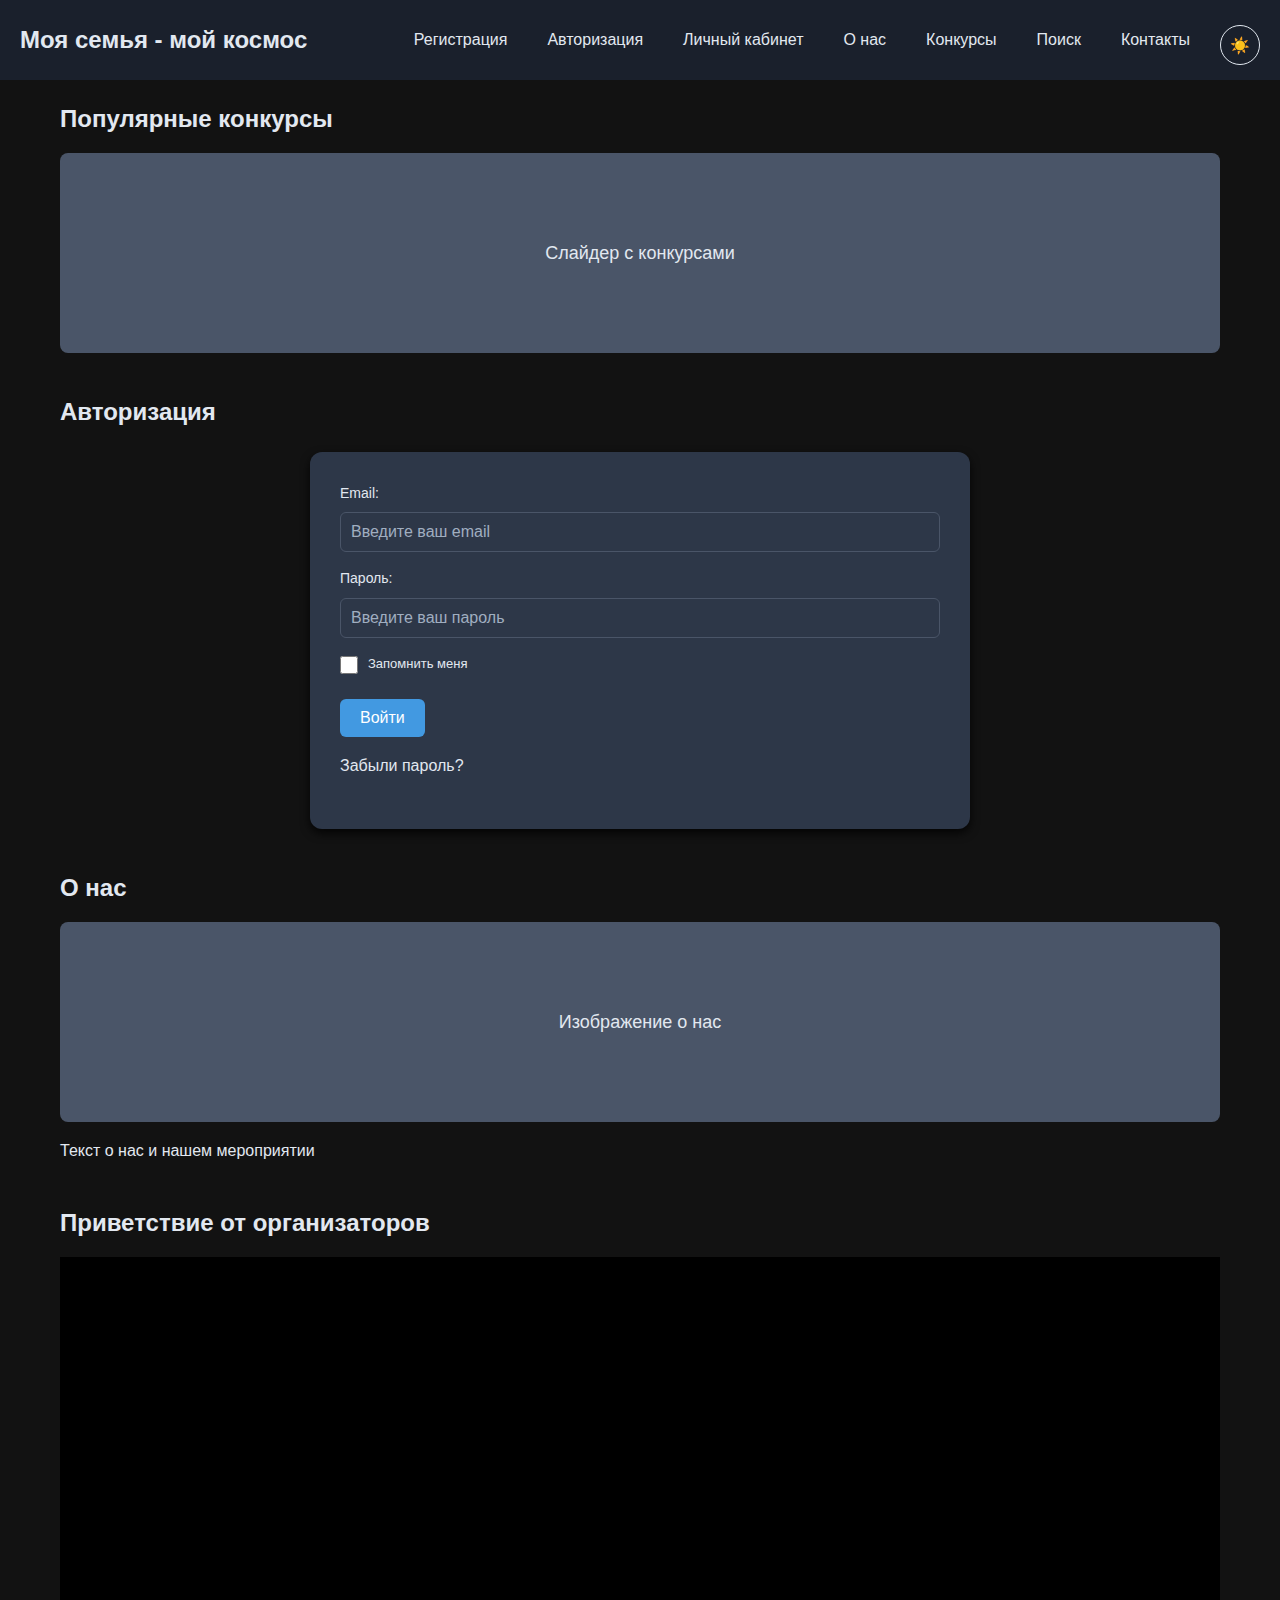
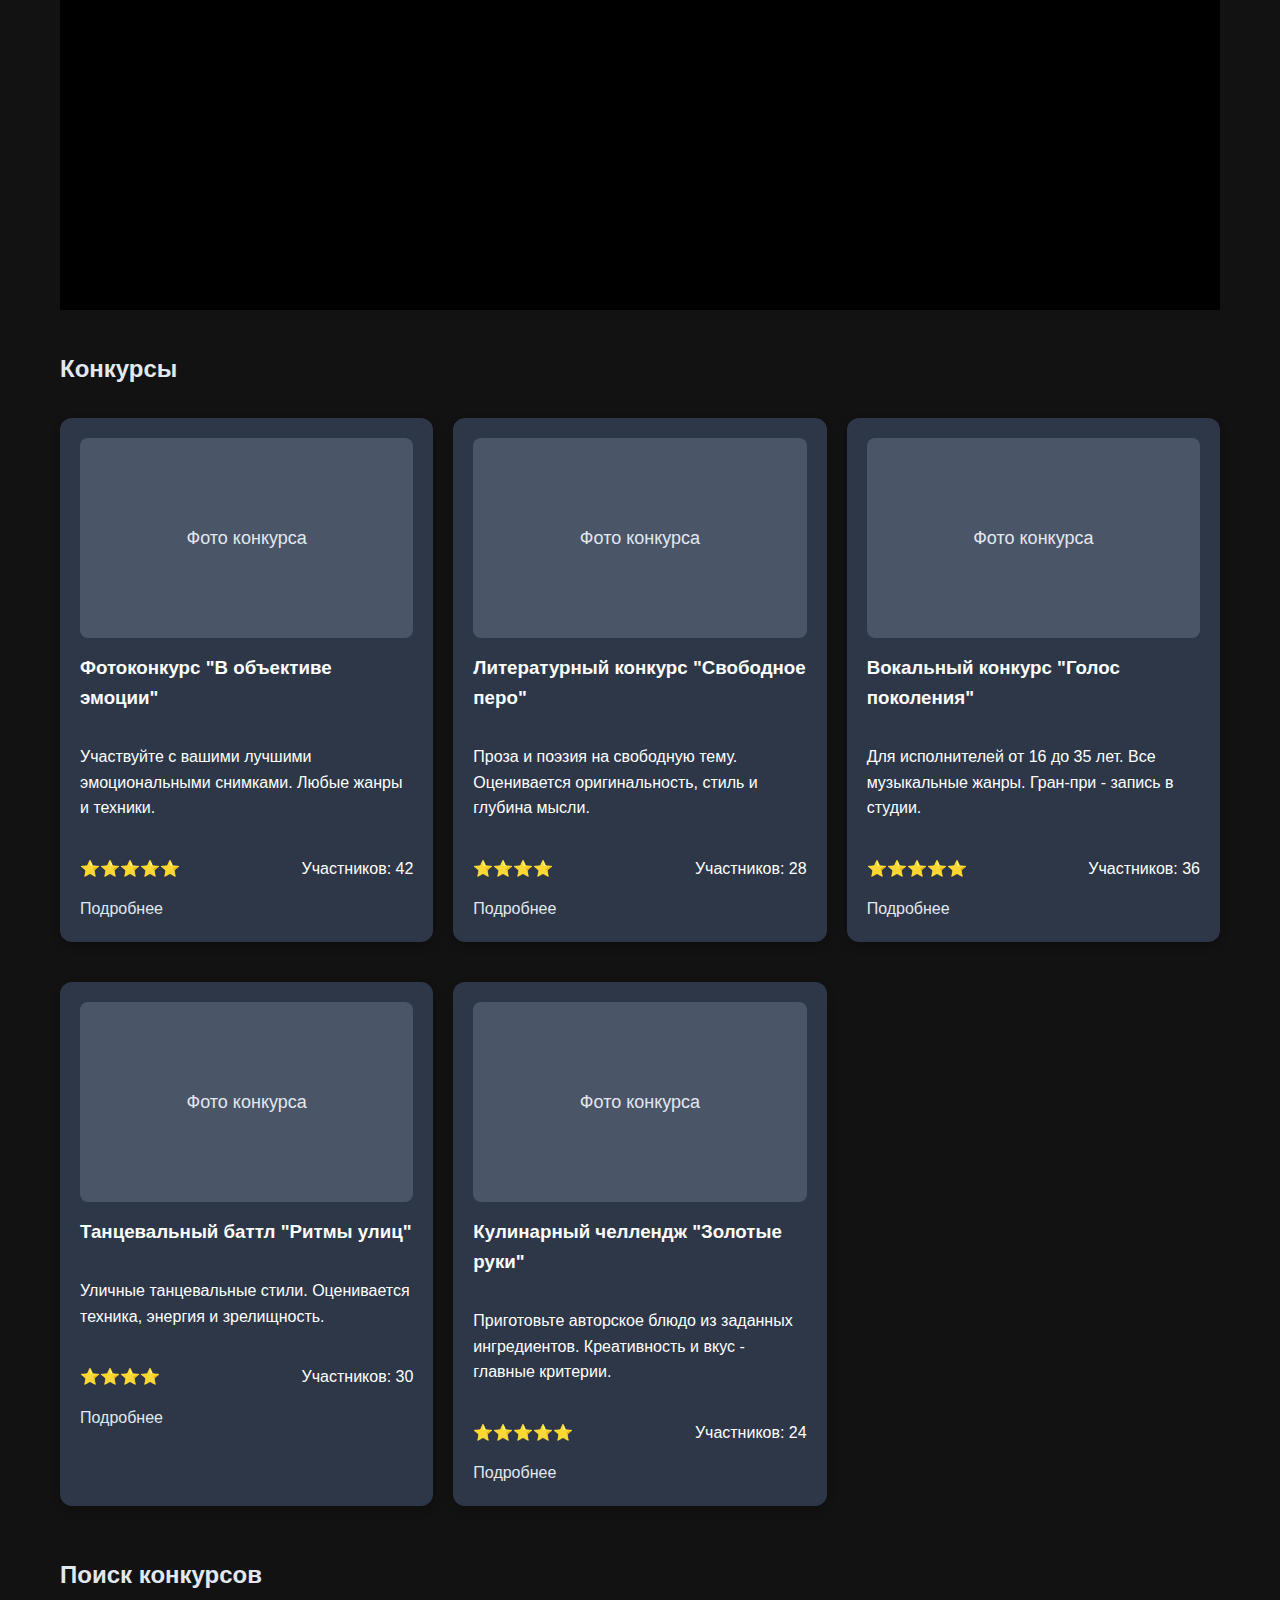
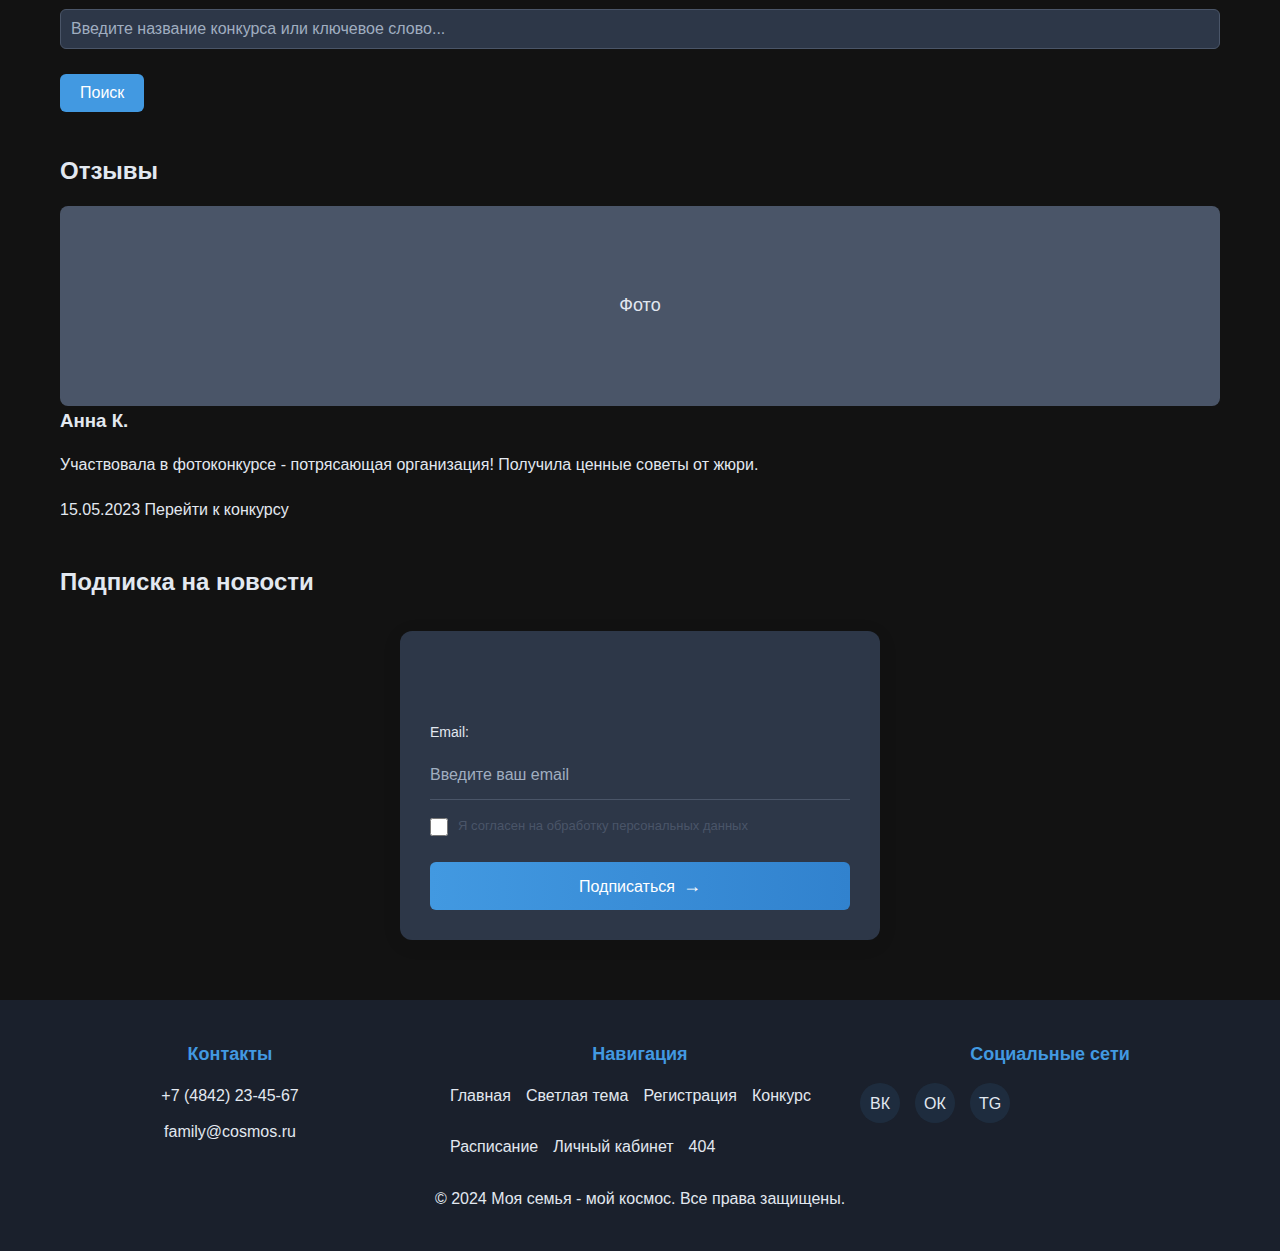
<file: index.html>
<!DOCTYPE html>
<html lang="ru">
<head>
    <meta charset="UTF-8">
    <meta name="viewport" content="width=device-width, initial-scale=1.0">
    <title>Моя семья - мой космос</title>
    <link rel="stylesheet" href="styles/style.css">
</head>
<body class="dark-theme">
    <header>
        <div class="logo">
            <a href="index.html">Моя семья - мой космос</a>
        </div>
        <nav>
            <a href="registration.html">Регистрация</a>
            <a href="#auth">Авторизация</a>
            <a href="account.html">Личный кабинет</a>
            <a href="#about">О нас</a>
            <a href="#competitions">Конкурсы</a>
            <a href="#search">Поиск</a>
            <a href="#footer">Контакты</a>
            <button id="theme-switcher">☀️</button>
        </nav>
    </header>
    
    <main class="container">
        <section id="slider" class="section">
            <h2>Популярные конкурсы</h2>
            <div class="placeholder">Слайдер с конкурсами</div>
        </section>
        
        <section id="auth" class="section">
            <h2>Авторизация</h2>
            <form>
                <div class="form-group">
                    <label for="email">Email:</label>
                    <input type="email" id="email" placeholder="Введите ваш email">
                </div>
                <div class="form-group">
                    <label for="password">Пароль:</label>
                    <input type="password" id="password" placeholder="Введите ваш пароль">
                </div>
                <div class="checkbox-container">
                    <input type="checkbox" id="remember">
                    <label for="remember">Запомнить меня</label>
                </div>
                <button type="submit" class="primary">Войти</button>
                <p><a href="#">Забыли пароль?</a></p>
            </form>
        </section>
        
        <section id="about" class="section">
            <h2>О нас</h2>
            <div class="placeholder">Изображение о нас</div>
            <p>Текст о нас и нашем мероприятии</p>
        </section>
        
        <section id="welcome" class="section">
            <h2>Приветствие от организаторов</h2>
            <div class="embed-video">
                
                <iframe src="https://rutube.ru/play/embed/b02cc98d36aec628929d79103d7036bd" frameborder="0" allowfullscreen></iframe>
            </div>
        </section>
        
        <section id="competitions" class="section">
            <h2>Конкурсы</h2>
            <div class="competitions-grid">
                <div class="card">
                    <div class="placeholder">Фото конкурса</div>
                    <h3>Фотоконкурс "В объективе эмоции"</h3>
                    <p>Участвуйте с вашими лучшими эмоциональными снимками. Любые жанры и техники.</p>
                    <div class="card-footer">
                        <div class="rating">⭐⭐⭐⭐⭐</div>
                        <div class="participants">Участников: 42</div>
                    </div>
                    <a href="competition.html" class="btn primary">Подробнее</a>
                </div>
                
                <div class="card">
                    <div class="placeholder">Фото конкурса</div>
                    <h3>Литературный конкурс "Свободное перо"</h3>
                    <p>Проза и поэзия на свободную тему. Оценивается оригинальность, стиль и глубина мысли.</p>
                    <div class="card-footer">
                        <div class="rating">⭐⭐⭐⭐</div>
                        <div class="participants">Участников: 28</div>
                    </div>
                    <a href="competition.html" class="btn primary">Подробнее</a>
                </div>
                
                <div class="card">
                    <div class="placeholder">Фото конкурса</div>
                    <h3>Вокальный конкурс "Голос поколения"</h3>
                    <p>Для исполнителей от 16 до 35 лет. Все музыкальные жанры. Гран-при - запись в студии.</p>
                    <div class="card-footer">
                        <div class="rating">⭐⭐⭐⭐⭐</div>
                        <div class="participants">Участников: 36</div>
                    </div>
                    <a href="competition.html" class="btn primary">Подробнее</a>
                </div>
                
                <div class="card">
                    <div class="placeholder">Фото конкурса</div>
                    <h3>Танцевальный баттл "Ритмы улиц"</h3>
                    <p>Уличные танцевальные стили. Оценивается техника, энергия и зрелищность.</p>
                    <div class="card-footer">
                        <div class="rating">⭐⭐⭐⭐</div>
                        <div class="participants">Участников: 30</div>
                    </div>
                    <a href="competition.html" class="btn primary">Подробнее</a>
                </div>
                
                <div class="card">
                    <div class="placeholder">Фото конкурса</div>
                    <h3>Кулинарный челлендж "Золотые руки"</h3>
                    <p>Приготовьте авторское блюдо из заданных ингредиентов. Креативность и вкус - главные критерии.</p>
                    <div class="card-footer">
                        <div class="rating">⭐⭐⭐⭐⭐</div>
                        <div class="participants">Участников: 24</div>
                    </div>
                    <a href="competition.html" class="btn primary">Подробнее</a>
                </div>
            </div>
        </section>
        
        <section id="search" class="section">
            <h2>Поиск конкурсов</h2>
            <div class="search-container">
                <input type="text" placeholder="Введите название конкурса или ключевое слово..." list="search-suggestions">
                <datalist id="search-suggestions">
                    <option value="Фотоконкурс">
                    <option value="Литературный">
                    <option value="Вокальный">
                    <option value="Танцевальный">
                    <option value="Кулинарный">
                </datalist>
                <button class="primary">Поиск</button>
            </div>
        </section>
        
        <section id="testimonials" class="section">
            <h2>Отзывы</h2>
            <div class="testimonials-slider">
                <div class="testimonial active">
                    <div class="testimonial-content">
                        <div class="placeholder testimonial-image">Фото</div>
                        <div class="testimonial-info">
                            <h3>Анна К.</h3>
                            <p>Участвовала в фотоконкурсе - потрясающая организация! Получила ценные советы от жюри.</p>
                            <div class="testimonial-meta">
                                <span class="date">15.05.2023</span>
                                <a href="competition.html" class="testimonial-link">Перейти к конкурсу</a>
                            </div>
                        </div>
                    </div>
                </div>
                <div class="testimonial-indicators">
                    <span class="active"></span>
                    <span></span>
                    <span></span>
                    <span></span>
                    <span></span>
                </div>
            </div>
        </section>
        
        <section id="newsletter" class="section">
            <h2>Подписка на новости</h2>
            <form class="newsletter-form">
                <h3>Будьте в курсе новостей</h3>
                <div class="form-group">
                    <label for="newsletter-email">Email:</label>
                    <input type="email" id="newsletter-email" placeholder="Введите ваш email">
                </div>
                <div class="checkbox-container">
                    <input type="checkbox" id="newsletter-agreement">
                    <label for="newsletter-agreement">Я согласен на обработку персональных данных</label>
                </div>
                <button type="submit" class="primary">Подписаться</button>
            </form>
        </section>
    </main>
    
    <footer id="footer">
        <div class="footer-container">
            <div class="footer-section">
                <h3>Контакты</h3>
                <a href="tel:+74842234567">+7 (4842) 23-45-67</a>
                <a href="mailto:family@cosmos.ru">family@cosmos.ru</a>
            </div>
            
            <div class="footer-section">
                <h3>Навигация</h3>
                <div class="footer-navigation">
                    <a href="index.html">Главная</a>
                    <a href="index-light.html">Светлая тема</a>
                    <a href="registration.html">Регистрация</a>
                    <a href="competition.html">Конкурс</a>
                    <a href="schedule.html">Расписание</a>
                    <a href="account.html">Личный кабинет</a>
                    <a href="404.html">404</a>
                </div>
            </div>
            
            <div class="footer-section">
                <h3>Социальные сети</h3>
                <div class="social-links">
                    <a href="#" aria-label="ВКонтакте">ВК</a>
                    <a href="#" aria-label="Одноклассники">ОК</a>
                    <a href="#" aria-label="Телеграм">TG</a>
                </div>
            </div>
        </div>
        <div class="copyright">
            <p>© 2024 Моя семья - мой космос. Все права защищены.</p>
        </div>
    </footer>
    
    <script src="scripts/theme-switcher.js"></script>
</body>
</html>
</file>
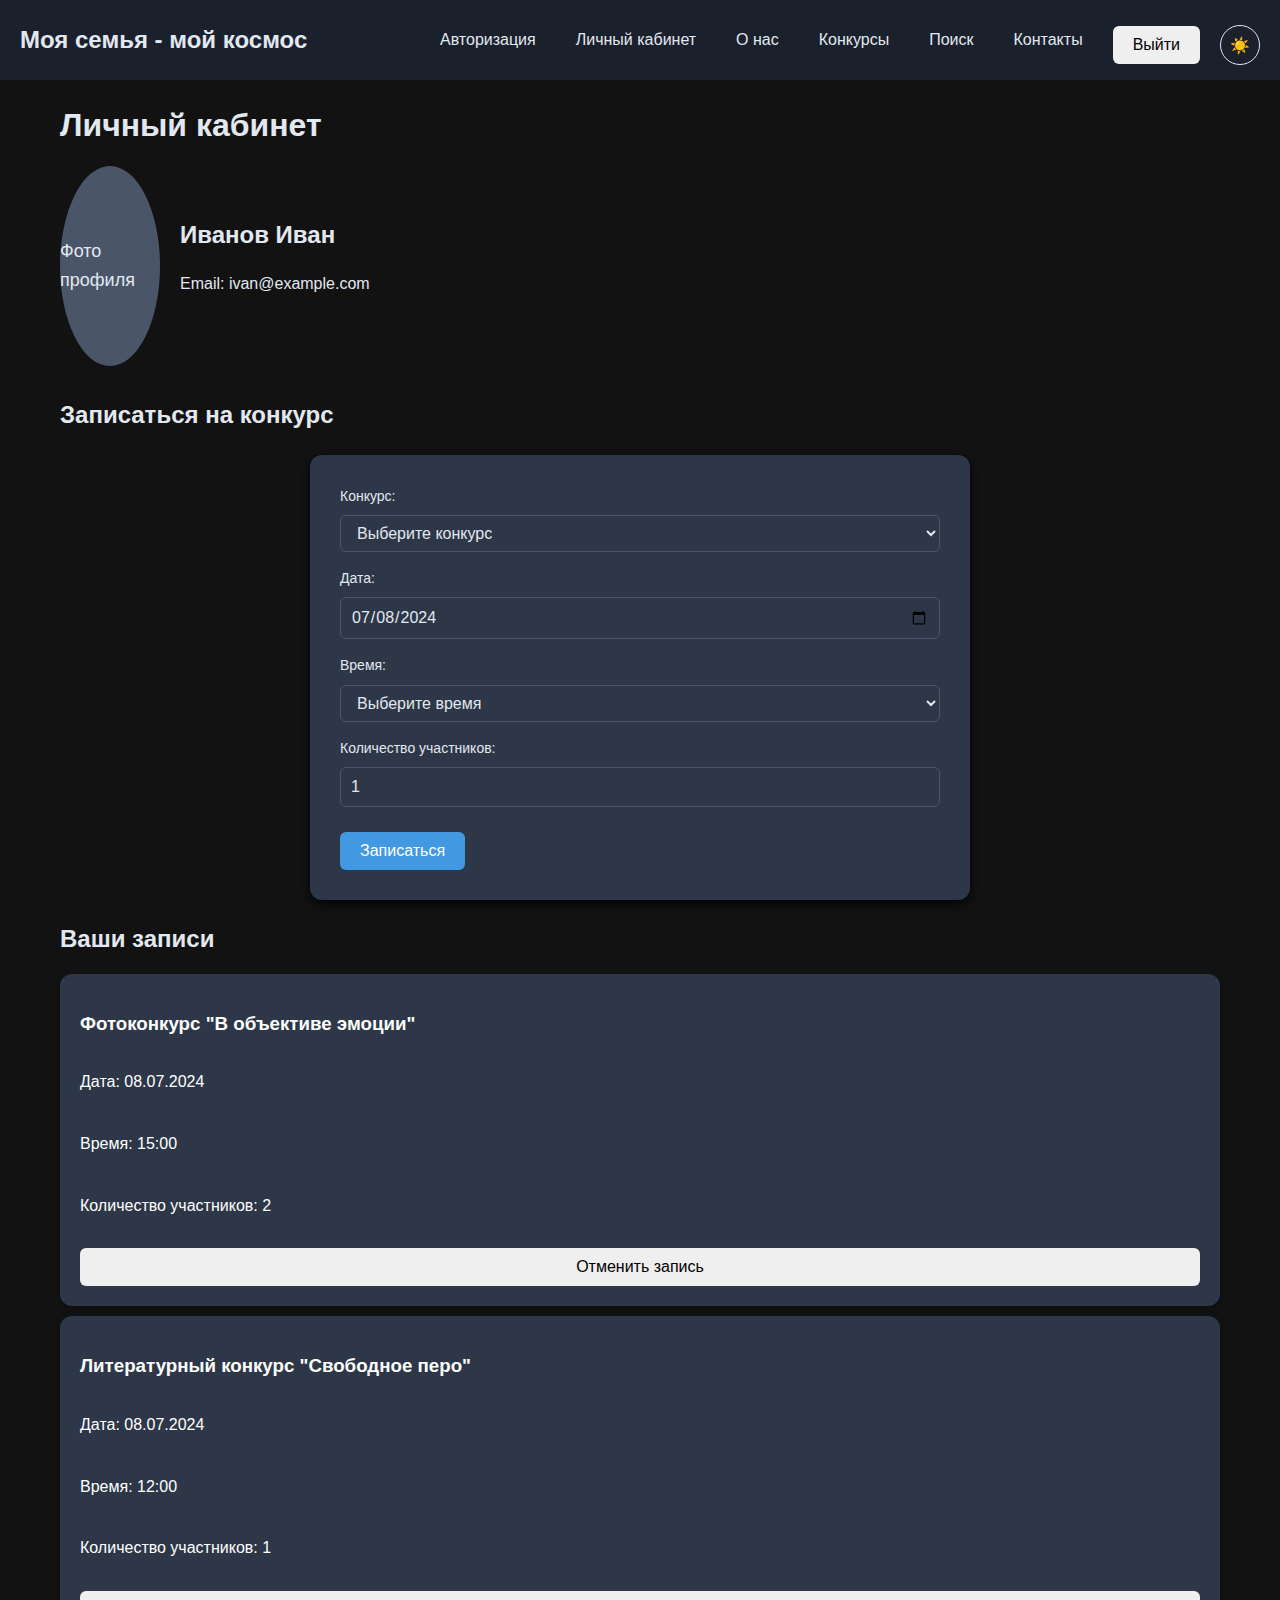
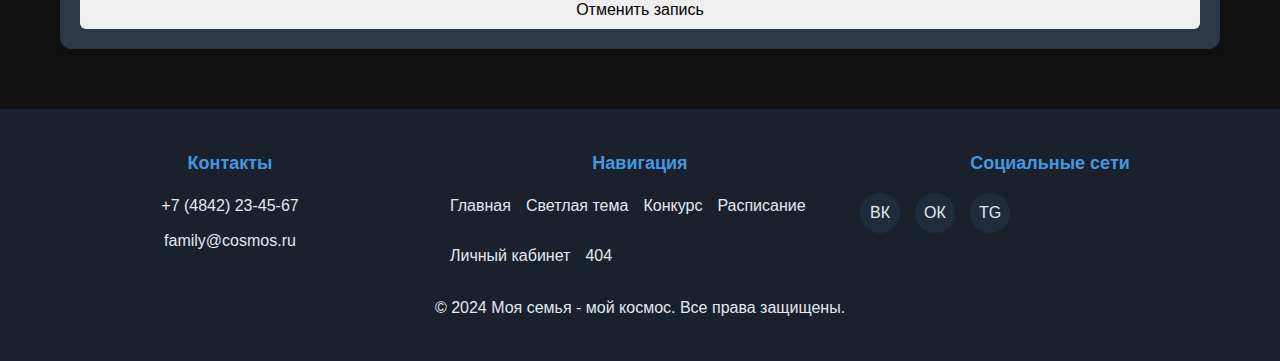
<file: account.html>
<!DOCTYPE html>
<html lang="ru">
<head>
    <meta charset="UTF-8">
    <meta name="viewport" content="width=device-width, initial-scale=1.0">
    <title>Личный кабинет | Моя семья - мой космос</title>
    <link rel="stylesheet" href="styles/style.css">
</head>
<body class="dark-theme">
    <header>
        <div class="logo">
            <a href="index.html">Моя семья - мой космос</a>
        </div>
        <nav>
            <!-- Нет ссылки на регистрацию в личном кабинете -->
            <a href="index.html#auth">Авторизация</a>
            <a href="account.html">Личный кабинет</a>
            <a href="index.html#about">О нас</a>
            <a href="index.html#competitions">Конкурсы</a>
            <a href="index.html#search">Поиск</a>
            <a href="#footer">Контакты</a>
            <button class="logout-btn">Выйти</button>
            <button id="theme-switcher">☀️</button>
        </nav>
    </header>
    
    <main class="container">
        <section class="section">
            <h1>Личный кабинет</h1>
            <div class="user-info">
                <div class="placeholder user-avatar">Фото профиля</div>
                <div class="user-details">
                    <h2>Иванов Иван</h2>
                    <p>Email: ivan@example.com</p>
                </div>
            </div>
            
            <h2>Записаться на конкурс</h2>
            <form class="competition-form">
                <div class="form-group">
                    <label for="competition">Конкурс:</label>
                    <select id="competition" required>
                        <option value="" disabled selected>Выберите конкурс</option>
                        <option value="photo">Фотоконкурс "В объективе эмоции"</option>
                        <option value="literature">Литературный конкурс "Свободное перо"</option>
                        <option value="vocal">Вокальный конкурс "Голос поколения"</option>
                        <option value="dance">Танцевальный баттл "Ритмы улиц"</option>
                        <option value="cooking">Кулинарный челлендж "Золотые руки"</option>
                    </select>
                </div>
                
                <div class="form-group">
                    <label for="competition-date">Дата:</label>
                    <input type="date" id="competition-date" required value="2024-07-08" min="2024-07-08" max="2024-07-08">
                </div>
                
                <div class="form-group">
                    <label for="competition-time">Время:</label>
                    <select id="competition-time" required>
                        <option value="" disabled selected>Выберите время</option>
                        <option value="9">09:00</option>
                        <option value="10">10:00</option>
                        <option value="11">11:00</option>
                        <option value="12">12:00</option>
                        <option value="13">13:00</option>
                        <option value="14">14:00</option>
                        <option value="15">15:00</option>
                        <option value="16">16:00</option>
                        <option value="17">17:00</option>
                        <option value="18">18:00</option>
                        <option value="19">19:00</option>
                        <option value="20">20:00</option>
                    </select>
                </div>
                
                <div class="form-group">
                    <label for="participants">Количество участников:</label>
                    <input type="number" id="participants" required min="1" value="1">
                </div>
                
                <button type="submit" class="primary">Записаться</button>
            </form>
            
            <h2>Ваши записи</h2>
            <div class="registrations">
                <div class="card">
                    <h3>Фотоконкурс "В объективе эмоции"</h3>
                    <p>Дата: 08.07.2024</p>
                    <p>Время: 15:00</p>
                    <p>Количество участников: 2</p>
                    <button class="cancel-btn">Отменить запись</button>
                </div>
                
                <div class="card">
                    <h3>Литературный конкурс "Свободное перо"</h3>
                    <p>Дата: 08.07.2024</p>
                    <p>Время: 12:00</p>
                    <p>Количество участников: 1</p>
                    <button class="cancel-btn">Отменить запись</button>
                </div>
            </div>
        </section>
    </main>
    
    <footer id="footer">
        <div class="footer-container">
            <div class="footer-section">
                <h3>Контакты</h3>
                <a href="tel:+74842234567">+7 (4842) 23-45-67</a>
                <a href="mailto:family@cosmos.ru">family@cosmos.ru</a>
            </div>
            
            <div class="footer-section">
                <h3>Навигация</h3>
                <div class="footer-navigation">
                    <a href="index.html">Главная</a>
                    <a href="index-light.html">Светлая тема</a>
                    <a href="competition.html">Конкурс</a>
                    <a href="schedule.html">Расписание</a>
                    <a href="account.html">Личный кабинет</a>
                    <a href="404.html">404</a>
                </div>
            </div>
            
            <div class="footer-section">
                <h3>Социальные сети</h3>
                <div class="social-links">
                    <a href="#" aria-label="ВКонтакте">ВК</a>
                    <a href="#" aria-label="Одноклассники">ОК</a>
                    <a href="#" aria-label="Телеграм">TG</a>
                </div>
            </div>
        </div>
        <div class="copyright">
            <p>© 2024 Моя семья - мой космос. Все права защищены.</p>
        </div>
    </footer>
    
    <script src="scripts/theme-switcher.js"></script>
</body>
</html>
</file>
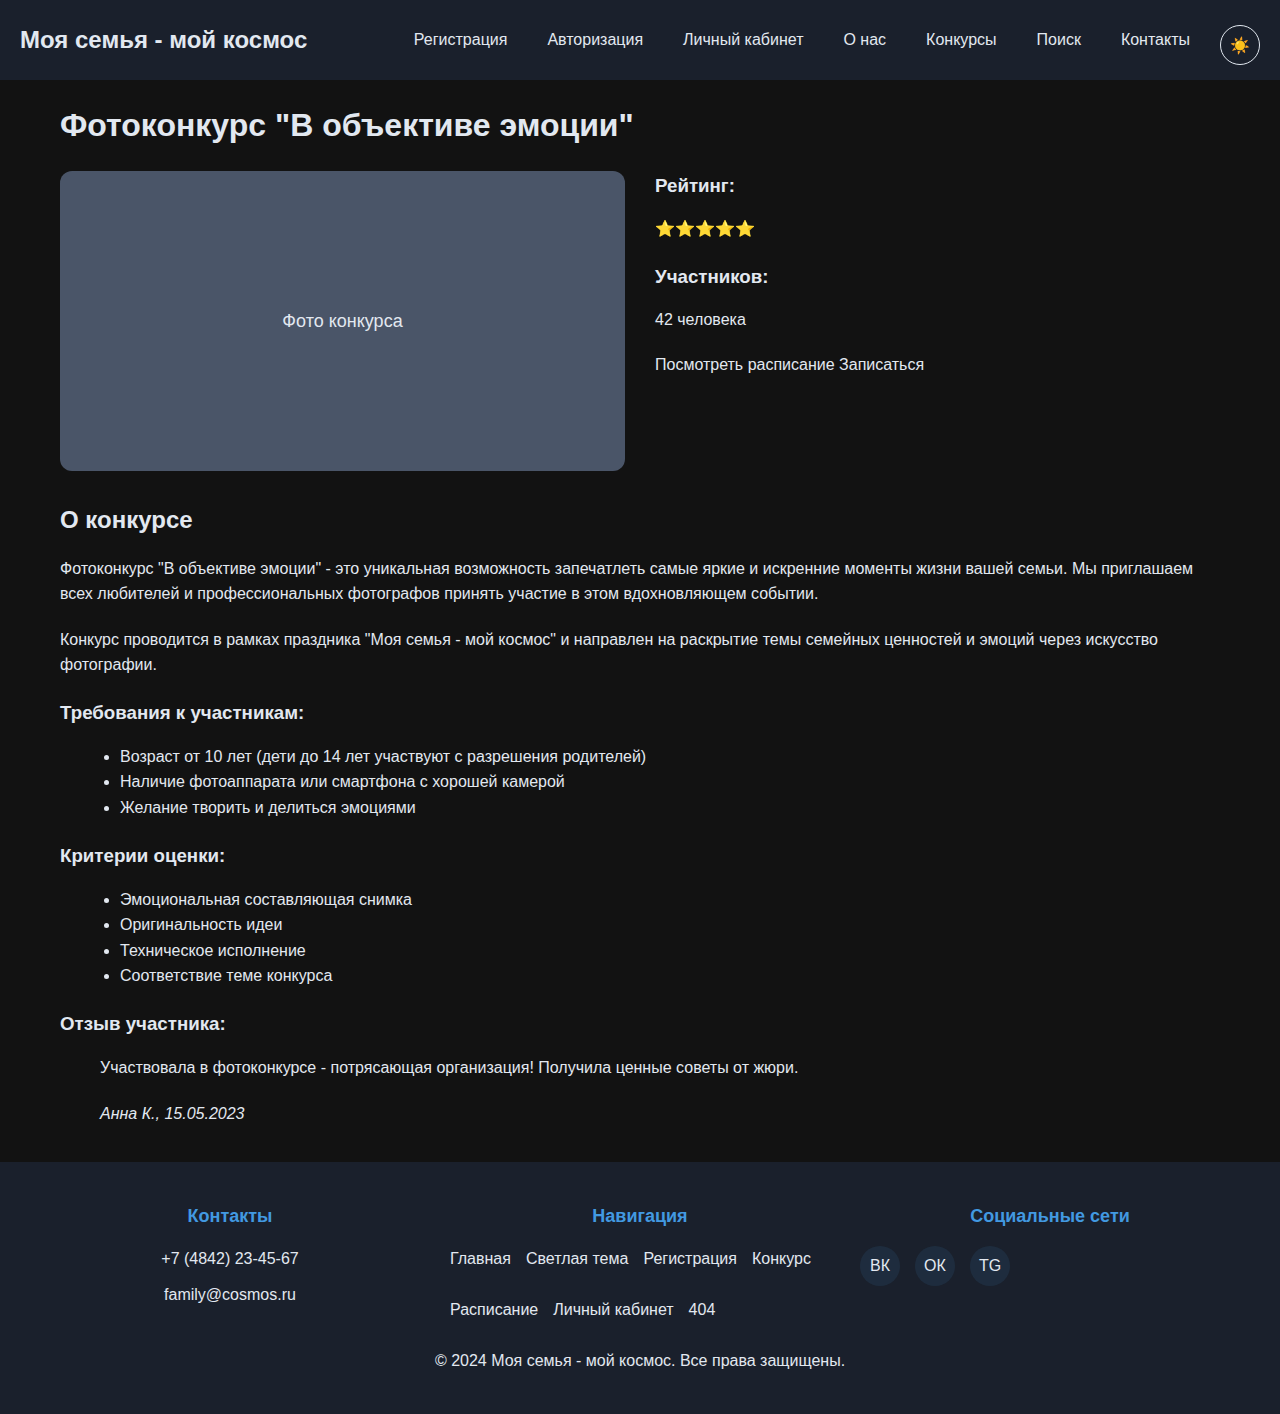
<file: competition.html>
<!DOCTYPE html>
<html lang="ru">
<head>
    <meta charset="UTF-8">
    <meta name="viewport" content="width=device-width, initial-scale=1.0">
    <title>Фотоконкурс "В объективе эмоции" | Моя семья - мой космос</title>
    <link rel="stylesheet" href="styles/style.css">
    <link rel="stylesheet" href="styles/print.css" media="print">
</head>
<body class="dark-theme">
    <header>
        <div class="logo">
            <a href="index.html">Моя семья - мой космос</a>
        </div>
        <nav>
            <a href="registration.html">Регистрация</a>
            <a href="index.html#auth">Авторизация</a>
            <a href="account.html">Личный кабинет</a>
            <a href="index.html#about">О нас</a>
            <a href="index.html#competitions">Конкурсы</a>
            <a href="index.html#search">Поиск</a>
            <a href="#footer">Контакты</a>
            <button id="theme-switcher">☀️</button>
        </nav>
    </header>
    
    <main class="container">
        <section class="competition-details">
            <h1>Фотоконкурс "В объективе эмоции"</h1>
            
            <div class="competition-main">
                <div class="placeholder competition-image">Фото конкурса</div>
                
                <div class="competition-info">
                    <div class="competition-rating">
                        <h3>Рейтинг:</h3>
                        <div class="rating">⭐⭐⭐⭐⭐</div>
                    </div>
                    
                    <div class="competition-participants">
                        <h3>Участников:</h3>
                        <div class="participants">
                            <span class="participants-count">42</span> человека
                        </div>
                    </div>
                    
                    <a href="schedule.html" class="btn primary">Посмотреть расписание</a>
                    <a href="account.html" class="btn primary">Записаться</a>
                </div>
            </div>
            
            <div class="competition-description">
                <h2>О конкурсе</h2>
                <p>Фотоконкурс "В объективе эмоции" - это уникальная возможность запечатлеть самые яркие и искренние моменты жизни вашей семьи. Мы приглашаем всех любителей и профессиональных фотографов принять участие в этом вдохновляющем событии.</p>
                <p>Конкурс проводится в рамках праздника "Моя семья - мой космос" и направлен на раскрытие темы семейных ценностей и эмоций через искусство фотографии.</p>
                
                <h3>Требования к участникам:</h3>
                <ul>
                    <li>Возраст от 10 лет (дети до 14 лет участвуют с разрешения родителей)</li>
                    <li>Наличие фотоаппарата или смартфона с хорошей камерой</li>
                    <li>Желание творить и делиться эмоциями</li>
                </ul>
                
                <h3>Критерии оценки:</h3>
                <ul>
                    <li>Эмоциональная составляющая снимка</li>
                    <li>Оригинальность идеи</li>
                    <li>Техническое исполнение</li>
                    <li>Соответствие теме конкурса</li>
                </ul>
            </div>
            
            <div class="print-only testimonial">
                <h3>Отзыв участника:</h3>
                <blockquote>
                    <p>Участвовала в фотоконкурсе - потрясающая организация! Получила ценные советы от жюри.</p>
                    <cite>Анна К., 15.05.2023</cite>
                </blockquote>
            </div>
        </section>
    </main>
    
    <footer id="footer">
        <div class="footer-container">
            <div class="footer-section">
                <h3>Контакты</h3>
                <a href="tel:+74842234567">+7 (4842) 23-45-67</a>
                <a href="mailto:family@cosmos.ru">family@cosmos.ru</a>
            </div>
            
            <div class="footer-section">
                <h3>Навигация</h3>
                <div class="footer-navigation">
                    <a href="index.html">Главная</a>
                    <a href="index-light.html">Светлая тема</a>
                    <a href="registration.html">Регистрация</a>
                    <a href="competition.html">Конкурс</a>
                    <a href="schedule.html">Расписание</a>
                    <a href="account.html">Личный кабинет</a>
                    <a href="404.html">404</a>
                </div>
            </div>
            
            <div class="footer-section">
                <h3>Социальные сети</h3>
                <div class="social-links">
                    <a href="#" aria-label="ВКонтакте">ВК</a>
                    <a href="#" aria-label="Одноклассники">ОК</a>
                    <a href="#" aria-label="Телеграм">TG</a>
                </div>
            </div>
        </div>
        <div class="copyright">
            <p>© 2024 Моя семья - мой космос. Все права защищены.</p>
        </div>
    </footer>
    
    <script src="scripts/theme-switcher.js"></script>
</body>
</html>
</file>
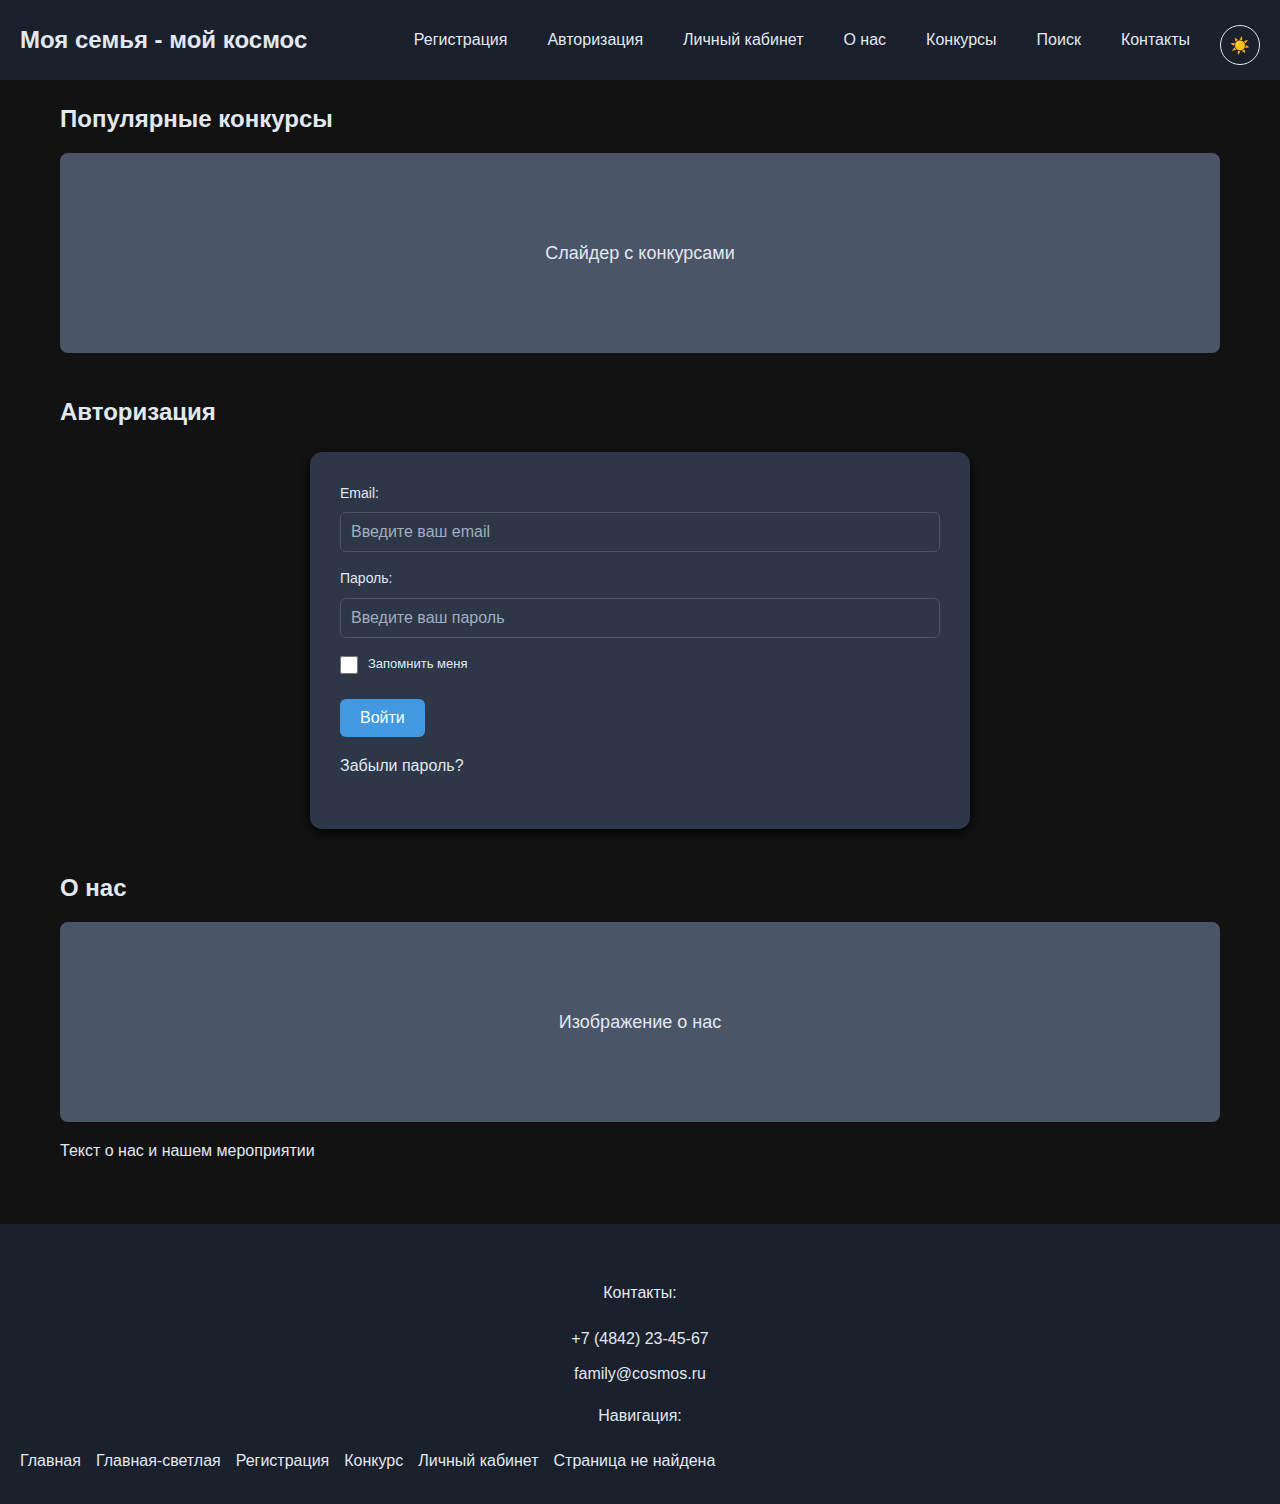
<file: index-light.html>
<!DOCTYPE html>
<html lang="ru">
<head>
    <meta charset="UTF-8">
    <meta name="viewport" content="width=device-width, initial-scale=1.0">
    <title>Моя семья - мой космос (Светлая тема)</title>
    <link rel="stylesheet" href="styles/style.css">
</head>
<body class="light-theme">
    <header>
        <div class="logo">
            <a href="index.html">Моя семья - мой космос</a>
        </div>
        <nav>
            <a href="registration.html">Регистрация</a>
            <a href="#auth">Авторизация</a>
            <a href="account.html">Личный кабинет</a>
            <a href="#about">О нас</a>
            <a href="#competitions">Конкурсы</a>
            <a href="#search">Поиск</a>
            <a href="#footer">Контакты</a>
            <button id="theme-switcher">🌙</button>
        </nav>
    </header>
    
    <main class="container">
        <section id="slider" class="section">
            <h2>Популярные конкурсы</h2>
            <div class="placeholder">Слайдер с конкурсами</div>
        </section>
        
        <section id="auth" class="section">
            <h2>Авторизация</h2>
            <form>
                <div class="form-group">
                    <label for="email">Email:</label>
                    <input type="email" id="email" placeholder="Введите ваш email">
                </div>
                <div class="form-group">
                    <label for="password">Пароль:</label>
                    <input type="password" id="password" placeholder="Введите ваш пароль">
                </div>
                <div class="checkbox-container">
                    <input type="checkbox" id="remember">
                    <label for="remember">Запомнить меня</label>
                </div>
                <button type="submit" class="primary">Войти</button>
                <p><a href="#">Забыли пароль?</a></p>
            </form>
        </section>
        
        <section id="about" class="section">
            <h2>О нас</h2>
            <div class="placeholder">Изображение о нас</div>
            <p>Текст о нас и нашем мероприятии</p>
        </section>
        
        <!-- Остальные секции -->
    </main>
    
    <footer id="footer">
        <div class="footer-section">
            <p>Контакты:</p>
            <a href="tel:+74842234567">+7 (4842) 23-45-67</a>
            <a href="mailto:family@cosmos.ru">family@cosmos.ru</a>
        </div>
        <div class="footer-section">
            <p>Навигация:</p>
            <div class="footer-navigation">
                <a href="index.html">Главная</a>
                <a href="index-light.html">Главная-светлая</a>
                <a href="registration.html">Регистрация</a>
                <a href="competition.html">Конкурс</a>
                <a href="account.html">Личный кабинет</a>
                <a href="404.html">Страница не найдена</a>
            </div>
        </div>
    </footer>
    
    <script src="scripts/theme-switcher.js"></script>
</body>
</html>
</file>
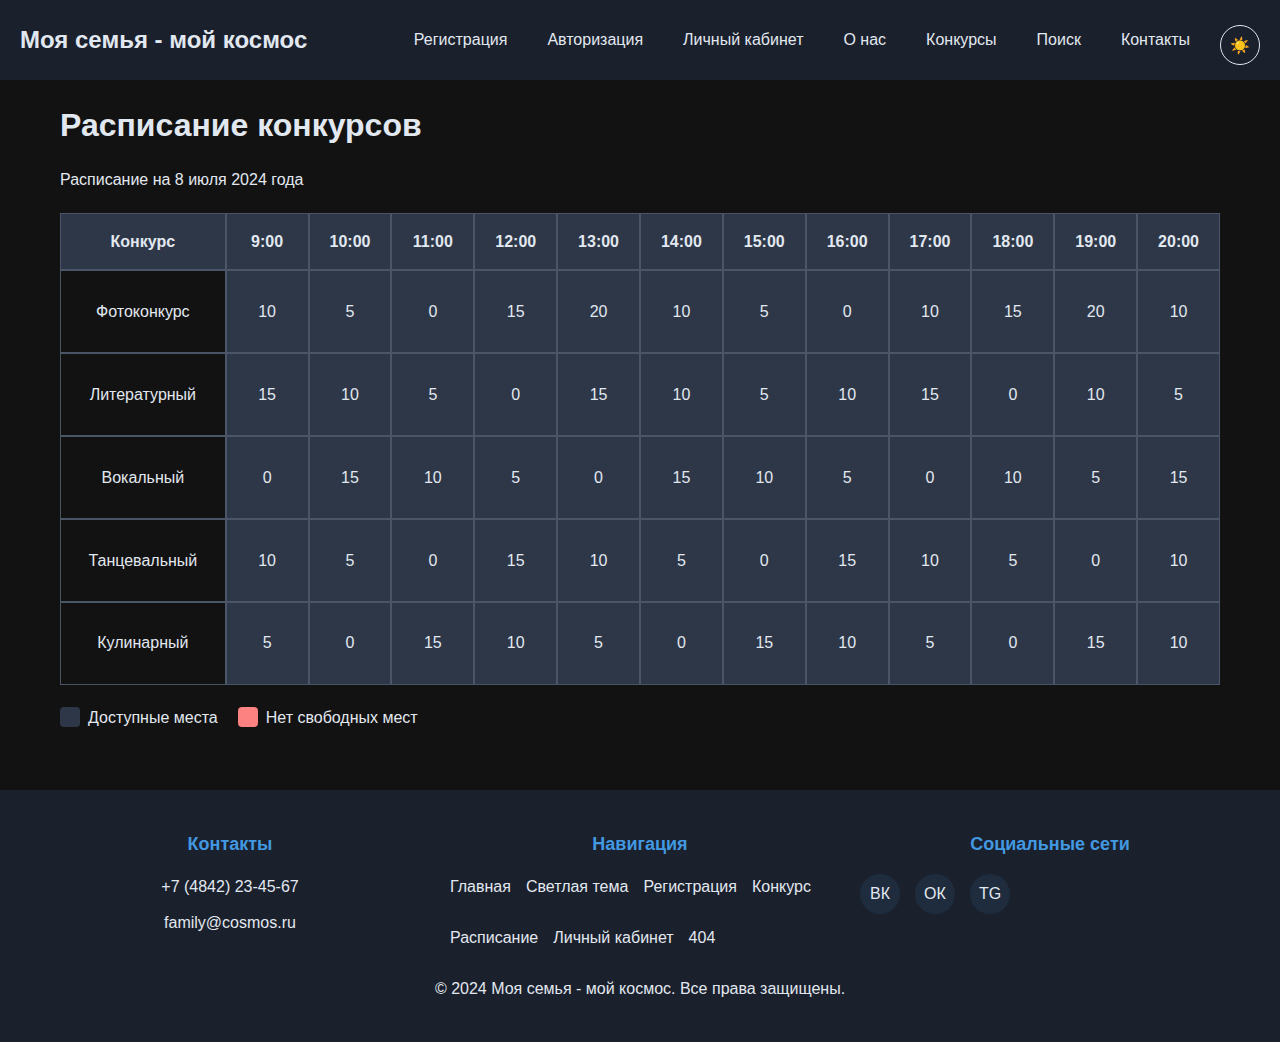
<file: schedule.html>
<!DOCTYPE html>
<html lang="ru">
<head>
    <meta charset="UTF-8">
    <meta name="viewport" content="width=device-width, initial-scale=1.0">
    <title>Расписание | Моя семья - мой космос</title>
    <link rel="stylesheet" href="styles/style.css">
</head>
<body class="dark-theme">
    <header>
        <div class="logo">
            <a href="index.html">Моя семья - мой космос</a>
        </div>
        <nav>
            <a href="registration.html">Регистрация</a>
            <a href="index.html#auth">Авторизация</a>
            <a href="account.html">Личный кабинет</a>
            <a href="index.html#about">О нас</a>
            <a href="index.html#competitions">Конкурсы</a>
            <a href="index.html#search">Поиск</a>
            <a href="#footer">Контакты</a>
            <button id="theme-switcher">☀️</button>
        </nav>
    </header>
    
    <main class="container">
        <section class="section">
            <h1>Расписание конкурсов</h1>
            <p>Расписание на 8 июля 2024 года</p>
            
            <div class="schedule-wrapper">
                <div class="schedule-table">
                    <div class="schedule-header">
                        <div class="schedule-cell">Конкурс</div>
                        <div class="schedule-cell">9:00</div>
                        <div class="schedule-cell">10:00</div>
                        <div class="schedule-cell">11:00</div>
                        <div class="schedule-cell">12:00</div>
                        <div class="schedule-cell">13:00</div>
                        <div class="schedule-cell">14:00</div>
                        <div class="schedule-cell">15:00</div>
                        <div class="schedule-cell">16:00</div>
                        <div class="schedule-cell">17:00</div>
                        <div class="schedule-cell">18:00</div>
                        <div class="schedule-cell">19:00</div>
                        <div class="schedule-cell">20:00</div>
                    </div>
                    
                    <div class="schedule-row">
                        <div class="schedule-cell">Фотоконкурс</div>
                        <div class="schedule-cell">10</div>
                        <div class="schedule-cell">5</div>
                        <div class="schedule-cell">0</div>
                        <div class="schedule-cell">15</div>
                        <div class="schedule-cell">20</div>
                        <div class="schedule-cell">10</div>
                        <div class="schedule-cell">5</div>
                        <div class="schedule-cell">0</div>
                        <div class="schedule-cell">10</div>
                        <div class="schedule-cell">15</div>
                        <div class="schedule-cell">20</div>
                        <div class="schedule-cell">10</div>
                    </div>
                    
                    <div class="schedule-row">
                        <div class="schedule-cell">Литературный</div>
                        <div class="schedule-cell">15</div>
                        <div class="schedule-cell">10</div>
                        <div class="schedule-cell">5</div>
                        <div class="schedule-cell">0</div>
                        <div class="schedule-cell">15</div>
                        <div class="schedule-cell">10</div>
                        <div class="schedule-cell">5</div>
                        <div class="schedule-cell">10</div>
                        <div class="schedule-cell">15</div>
                        <div class="schedule-cell">0</div>
                        <div class="schedule-cell">10</div>
                        <div class="schedule-cell">5</div>
                    </div>
                    
                    <div class="schedule-row">
                        <div class="schedule-cell">Вокальный</div>
                        <div class="schedule-cell">0</div>
                        <div class="schedule-cell">15</div>
                        <div class="schedule-cell">10</div>
                        <div class="schedule-cell">5</div>
                        <div class="schedule-cell">0</div>
                        <div class="schedule-cell">15</div>
                        <div class="schedule-cell">10</div>
                        <div class="schedule-cell">5</div>
                        <div class="schedule-cell">0</div>
                        <div class="schedule-cell">10</div>
                        <div class="schedule-cell">5</div>
                        <div class="schedule-cell">15</div>
                    </div>
                    
                    <div class="schedule-row">
                        <div class="schedule-cell">Танцевальный</div>
                        <div class="schedule-cell">10</div>
                        <div class="schedule-cell">5</div>
                        <div class="schedule-cell">0</div>
                        <div class="schedule-cell">15</div>
                        <div class="schedule-cell">10</div>
                        <div class="schedule-cell">5</div>
                        <div class="schedule-cell">0</div>
                        <div class="schedule-cell">15</div>
                        <div class="schedule-cell">10</div>
                        <div class="schedule-cell">5</div>
                        <div class="schedule-cell">0</div>
                        <div class="schedule-cell">10</div>
                    </div>
                    
                    <div class="schedule-row">
                        <div class="schedule-cell">Кулинарный</div>
                        <div class="schedule-cell">5</div>
                        <div class="schedule-cell">0</div>
                        <div class="schedule-cell">15</div>
                        <div class="schedule-cell">10</div>
                        <div class="schedule-cell">5</div>
                        <div class="schedule-cell">0</div>
                        <div class="schedule-cell">15</div>
                        <div class="schedule-cell">10</div>
                        <div class="schedule-cell">5</div>
                        <div class="schedule-cell">0</div>
                        <div class="schedule-cell">15</div>
                        <div class="schedule-cell">10</div>
                    </div>
                </div>
            </div>
            
            <div class="schedule-legend">
                <div class="legend-item">
                    <div class="legend-color available"></div>
                    <span>Доступные места</span>
                </div>
                <div class="legend-item">
                    <div class="legend-color full"></div>
                    <span>Нет свободных мест</span>
                </div>
            </div>
        </section>
    </main>
    
    <footer id="footer">
        <div class="footer-container">
            <div class="footer-section">
                <h3>Контакты</h3>
                <a href="tel:+74842234567">+7 (4842) 23-45-67</a>
                <a href="mailto:family@cosmos.ru">family@cosmos.ru</a>
            </div>
            
            <div class="footer-section">
                <h3>Навигация</h3>
                <div class="footer-navigation">
                    <a href="index.html">Главная</a>
                    <a href="index-light.html">Светлая тема</a>
                    <a href="registration.html">Регистрация</a>
                    <a href="competition.html">Конкурс</a>
                    <a href="schedule.html">Расписание</a>
                    <a href="account.html">Личный кабинет</a>
                    <a href="404.html">404</a>
                </div>
            </div>
            
            <div class="footer-section">
                <h3>Социальные сети</h3>
                <div class="social-links">
                    <a href="#" aria-label="ВКонтакте">ВК</a>
                    <a href="#" aria-label="Одноклассники">ОК</a>
                    <a href="#" aria-label="Телеграм">TG</a>
                </div>
            </div>
        </div>
        <div class="copyright">
            <p>© 2024 Моя семья - мой космос. Все права защищены.</p>
        </div>
    </footer>
    
    <script src="scripts/theme-switcher.js"></script>
</body>
</html>
</file>
<file: styles/style.css>
body {
    font-family: 'Roboto', sans-serif;
    margin: 0;
    padding: 0;
    line-height: 1.6;
    scroll-behavior: smooth
}

h1,
h2,
h3,
h4,
h5,
h6 {
    margin: 0;
    padding: 0;
    font-weight: 700;
    margin-bottom: 15px
}

p {
    margin-bottom: 20px
}

a {
    text-decoration: none;
    color: inherit;
    transition: color .3s ease
}

a:hover {
    color: #4299E1
}

button {
    font-family: 'Roboto', sans-serif;
    font-size: 16px;
    padding: 10px 20px;
    border: none;
    border-radius: 6px;
    cursor: pointer;
    transition: background-color .3s ease, transform .2s ease;
    margin-top: 10px
}

button:hover {
    background-color: #3182CE;
    transform: translateY(-2px)
}

input,
select,
textarea {
    font-family: 'Roboto', sans-serif;
    font-size: 16px;
    padding: 10px;
    border: 1px solid #E2E8F0;
    border-radius: 6px;
    width: 100%;
    box-sizing: border-box;
    transition: border-color .3s ease;
    margin-bottom: 15px
}

input:focus,
select:focus,
textarea:focus {
    border-color: #4299E1;
    outline: none
}

body.dark-theme {
    background-color: #121212;
    color: #E2E8F0
}

header,
footer {
    background-color: #1A202C;
    padding: 20px;
    text-align: center
}

header a,
footer a {
    color: #fff
}

header a:hover,
footer a:hover {
    color: #4299E1
}

body.light-theme {
    background-color: #fff;
    color: #000
}

header,
footer {
    background-color: #F7FAFC
}

header a,
footer a {
    color: #2D3748
}

header a:hover,
footer a:hover {
    color: #3182CE
}

header {
    display: flex;
    justify-content: space-between;
    align-items: center;
    padding: 15px 20px;
    background-color: #1A202C;
    color: #fff;
    width: 100%;
    box-sizing: border-box
}

.logo {
    font-size: 24px;
    font-weight: 700
}

nav {
    display: flex;
    align-items: center;
    gap: 20px
}

nav a {
    color: #fff;
    font-size: 16px;
    font-weight: 500;
    padding: 5px 10px
}

nav a:hover {
    color: #4299E1
}

.container {
    max-width: 1200px;
    margin: 0 auto;
    padding: 20px;
    width: 100%;
    box-sizing: border-box
}

main {
    width: 100%;
    padding: 20px;
    box-sizing: border-box
}

.section {
    margin-bottom: 40px;
    width: 100%
}

.card {
    background-color: #2D3748;
    color: #fff;
    border-radius: 12px;
    padding: 20px;
    margin: 10px 0;
    box-shadow: 0 4px 10px #0003;
    transition: transform .3s ease, box-shadow .3s ease
}

.card:hover {
    transform: translateY(-5px);
    box-shadow: 0 6px 15px #0000004d
}

body.light-theme .card {
    background-color: #fff;
    color: #2D3748;
    box-shadow: 0 4px 10px #0000001a
}

body.light-theme .card:hover {
    box-shadow: 0 6px 15px #0003
}

form {
    max-width: 600px;
    margin: 20px auto;
    padding: 30px;
    background-color: #2D3748;
    border-radius: 12px;
    box-shadow: 0 4px 10px #000000d0
}

body.light-theme form {
    background-color: #fff;
    box-shadow: 0 4px 10px #0000001a
}

form label {
    display: block;
    margin-bottom: 8px;
    font-size: 14px;
    color: #A0AEC0
}

form input[type="submit"] {
    background-color: #4299E1;
    color: #fff;
    border: none;
    padding: 10px 20px;
    border-radius: 6px;
    cursor: pointer;
    transition: background-color .3s ease
}

form input[type="submit"]:hover {
    background-color: #3182CE
}

.checkbox-container {
    display: flex;
    align-items: flex-start;
    margin-bottom: 15px;
    gap: 10px
}

.checkbox-container input[type="checkbox"] {
    width: 18px;
    height: 18px;
    flex-shrink: 0;
    cursor: pointer;
    accent-color: #4299E1;
    margin: 3px 0 0
}

.checkbox-container label {
    font-size: 13px;
    color: #E2E8F0;
    cursor: pointer;
    padding-top: 1px;
    margin: 0;
    flex: 1
}

.embed-video {
    position: relative;
    padding-bottom: 56.25%;
    height: 0;
    overflow: hidden;
    max-width: 100%;
    background: #000
}

.embed-video iframe {
    position: absolute;
    top: 0;
    left: 0;
    width: 100%;
    height: 100%;
    border: none
}

button.primary {
    background-color: #4299E1;
    color: #fff
}

button.primary:hover {
    background-color: #3182CE
}

.placeholder {
    background-color: #4A5568;
    color: #E2E8F0;
    display: flex;
    align-items: center;
    justify-content: center;
    min-height: 200px;
    font-size: 18px;
    border-radius: 8px
}

#theme-switcher {
    background-color: transparent;
    color: inherit;
    border: 1px solid currentColor;
    border-radius: 50%;
    width: 40px;
    height: 40px;
    display: flex;
    align-items: center;
    justify-content: center;
    cursor: pointer;
    transition: all .3s ease;
    padding: 0
}

#theme-switcher:hover {
    background-color: #4299e11a
}

.fade-in {
    animation: fadeIn .5s ease-in-out
}

@keyframes fadeIn {
    from {
        opacity: 0
    }

    to {
        opacity: 1
    }
}

@media (max-width: 796px) {
    header {
        flex-direction: column;
        align-items: center;
        text-align: center
    }

    nav {
        margin-top: 15px;
        flex-wrap: wrap;
        justify-content: center
    }

    .card {
        margin: 10px
    }

    form {
        padding: 15px
    }

    footer {
        flex-direction: column;
        text-align: center;
        gap: 20px
    }

    footer .footer-navigation {
        justify-content: center
    }
}

footer {
    background-color: #1A202C;
    color: #fff;
    padding: 40px 20px 20px;
    width: 100%;
    box-sizing: border-box
}

body.light-theme footer {
    background-color: #F7FAFC;
    color: #2D3748
}

.footer-container {
    display: flex;
    justify-content: space-between;
    flex-wrap: wrap;
    gap: 30px;
    max-width: 1200px;
    margin: 0 auto
}

.footer-section {
    flex: 1;
    min-width: 200px
}

.footer-section h3 {
    font-size: 18px;
    margin-bottom: 15px;
    color: #4299E1
}

.footer-section a {
    display: block;
    margin-bottom: 10px;
    color: inherit
}

.footer-navigation {
    display: flex;
    flex-wrap: wrap;
    gap: 15px
}

.social-links {
    display: flex;
    gap: 15px
}

.social-links a {
    display: flex;
    align-items: center;
    justify-content: center;
    width: 40px;
    height: 40px;
    background-color: #4299e11a;
    border-radius: 50%;
    transition: background-color .3s ease
}

social-links a:hover {
    background-color: #4299e133
}

copyright {
    margin-top: 30px;
    padding-top: 20px;
    border-top: 1px solid #a0aec033;
    text-align: center;
    font-size: 14px
}

.competitions-grid {
    display: grid;
    grid-template-columns: repeat(auto-fill, minmax(300px, 1fr));
    gap: 20px;
    margin-top: 20px
}

.card {
    display: flex;
    flex-direction: column
}

.card h3 {
    margin-top: 15px
}

.card-footer {
    display: flex;
    justify-content: space-between;
    margin: 15px 0
}

.user-info {
    display: flex;
    gap: 20px;
    margin-bottom: 30px;
    align-items: center
}

.user-avatar {
    width: 100px;
    height: 100px;
    border-radius: 50%
}

.user-details {
    flex: 1
}

.registration-form .radio-group {
    display: flex;
    gap: 20px
}

.file-upload {
    position: relative;
    overflow: hidden;
    margin-bottom: 15px
}

.file-upload input[type="file"] {
    position: absolute;
    opacity: 0;
    width: 100%;
    height: 100%;
    top: 0;
    left: 0;
    cursor: pointer
}

.file-upload-label {
    display: inline-block;
    padding: 10px 20px;
    background-color: #4299E1;
    color: #fff;
    border-radius: 6px;
    cursor: pointer;
    transition: background-color .3s ease
}

.file-upload-label:hover {
    background-color: #3182CE
}

.add-member,
.remove-member {
    margin-top: 10px;
    margin-bottom: 20px;
    background-color: transparent;
    border: 1px solid #4299E1;
    color: #4299E1
}

.add-member:hover,
.remove-member:hover {
    background-color: #4299e11a
}

.remove-member {
    color: #FC8181;
    border-color: #FC8181
}

.validation-message {
    padding: 10px;
    border-radius: 6px;
    margin-bottom: 15px;
    display: none
}

.validation-message.success {
    background-color: #48bb7833;
    color: #48BB78;
    border: 1px solid #48BB78
}

.validation-message.error {
    background-color: #f5656533;
    color: #F56565;
    border: 1px solid #F56565
}

.schedule-wrapper {
    overflow-x: auto;
    margin: 20px 0
}

.schedule-table {
    min-width: 800px;
    border-collapse: collapse
}

.schedule-header,
.schedule-row {
    display: grid;
    grid-template-columns: 2fr repeat(12, 1fr)
}

.schedule-cell {
    padding: 15px;
    text-align: center;
    border: 1px solid #4A5568;
    display: flex;
    align-items: center;
    justify-content: center;
    aspect-ratio: 1
}

.schedule-header .schedule-cell {
    background-color: #2D3748;
    font-weight: 700;
    aspect-ratio: auto
}

.schedule-cell:first-child {
    aspect-ratio: auto
}

.schedule-cell:nth-child(n+2) {
    position: relative
}

.schedule-row .schedule-cell:nth-child(n+2) {
    background-color: #2D3748
}

.schedule-row .schedule-cell:nth-child(n+2):empty,
.schedule-row .schedule-cell:nth-child(n+2):contains(0) {
    background-color: #FC8181;
    color: #742A2A
}

.schedule-legend {
    display: flex;
    gap: 20px;
    margin-top: 15px
}

.legend-item {
    display: flex;
    align-items: center;
    gap: 8px
}

.legend-color {
    width: 20px;
    height: 20px;
    border-radius: 4px
}

.legend-color.available {
    background-color: #2D3748
}

.legend-color.full {
    background-color: #FC8181
}

.competition-main {
    display: flex;
    gap: 30px;
    margin: 20px 0;
    flex-wrap: wrap
}

.competition-image {
    flex: 1;
    min-width: 300px;
    min-height: 300px;
    border-radius: 12px
}

.competition-info {
    flex: 1;
    min-width: 300px
}

.competition-rating,
.competition-participants {
    margin-bottom: 20px
}

.competition-description {
    margin-top: 30px
}

.competition-description ul {
    margin-left: 20px;
    margin-bottom: 20px
}

.error-container {
    text-align: center;
    padding: 50px 0
}

.error-code {
    font-size: 120px;
    margin-bottom: 0;
    color: #4299E1
}

.error-title {
    font-size: 36px;
    margin-bottom: 20px
}

.error-message {
    font-size: 18px;
    margin-bottom: 30px;
    max-width: 600px;
    margin-left: auto;
    margin-right: auto
}

.error-image {
    max-width: 400px;
    height: 300px;
    margin: 30px auto;
    border-radius: 12px
}

.newsletter-form {
    max-width: 420px;
    margin: 30px auto;
    background-color: #FFF;
    border-radius: 12px;
    box-shadow: 0 4px 20px #00000014;
    padding: 30px;
    color: #2D3748
}

.newsletter-form h3 {
    font-size: 22px;
    font-weight: 500;
    text-align: center;
    margin-bottom: 25px;
    color: #2D3748
}

.newsletter-form label {
    font-size: 14px;
    color: #4A5568;
    margin-bottom: 8px;
    font-weight: 400
}

.newsletter-form input[type="email"] {
    height: 48px;
    color: #1A202C;
    font-size: 16px;
    border: none;
    border-bottom: 1px solid #E2E8F0;
    border-radius: 0;
    transition: border-color .3s ease;
    padding: 10px 0
}

.newsletter-form input[type="email"]::placeholder {
    color: #A0AEC0
}

.newsletter-form input[type="email"]:focus {
    border-color: #4299E1
}

.newsletter-form .checkbox-container input[type="checkbox"] {
    width: 18px;
    height: 18px;
    border: 2px solid #CBD5E0;
    border-radius: 4px
}

.newsletter-form .checkbox-container label {
    font-size: 13px;
    color: #4A5568
}

.newsletter-form button[type="submit"] {
    width: 100%;
    height: 48px;
    padding: 14px 0;
    background: linear-gradient(90deg, #4299E1, #3182CE);
    color: #FFF;
    border-radius: 6px;
    font-size: 16px;
    font-weight: 500;
    transition: all .3s ease;
    position: relative
}

.newsletter-form button[type="submit"]::after {
    content: "→";
    font-size: 18px;
    margin-left: 8px
}

.newsletter-form button[type="submit"]:hover {
    background: linear-gradient(90deg, #3182CE, #2B6CB0);
    transform: translateY(-2px);
    box-shadow: 0 4px 12px #4299e14d
}

.ratio-display {
    margin-top: 8px;
    font-size: 14px;
    color: #A0AEC0;
    text-align: center;
    padding: 5px;
    background-color: #4a55681a;
    border-radius: 4px
}

input[type="range"] {
    width: 100%;
    margin: 10px 0;
    background: #2D3748;
    height: 6px;
    border-radius: 3px;
    -webkit-appearance: none;
    -moz-appearance: none;
    appearance: none
}

input[type="range"]::-webkit-slider-thumb {
    -webkit-appearance: none;
    width: 18px;
    height: 18px;
    background: #4299E1;
    border-radius: 50%;
    cursor: pointer;
    transition: background .3s ease
}

input[type="range"]::-webkit-slider-thumb:hover {
    background: #3182CE
}

input[type="range"]:focus {
    outline: none
}

body.light-theme input[type="range"] {
    background: #E2E8F0
}

body.dark-theme input[type="range"] {
    background: #4A5568;
    height: 6px;
    border-radius: 3px
}

body.dark-theme input[type="range"]::-webkit-slider-thumb {
    background: #4299E1;
    width: 18px;
    height: 18px;
    border-radius: 50%
}

body.dark-theme input[type="range"]::-moz-range-thumb {
    background: #4299E1;
    width: 18px;
    height: 18px;
    border-radius: 50%
}

body.dark-theme input[type="range"]::-ms-thumb {
    background: #4299E1;
    width: 18px;
    height: 18px;
    border-radius: 50%
}

.avatar-selection {
    display: flex;
    gap: 15px;
    margin-top: 10px
}

.avatar-selection input[type="radio"] {
    display: none
}

.avatar-selection label {
    cursor: pointer;
    border: 2px solid transparent;
    border-radius: 8px;
    padding: 5px;
    transition: border-color .3s ease
}

.avatar-selection label img {
    width: 60px;
    height: 60px;
    object-fit: cover;
    border-radius: 8px
}

.avatar-selection input[type="radio"]:checked+label {
    border-color: #4299E1
}

input[type="color"] {
    width: 50px;
    height: 50px;
    border: none;
    border-radius: 50%;
    cursor: pointer;
    transition: transform .2s ease
}

input[type="color"]:hover {
    transform: scale(1.1)
}

textarea {
    width: 100%;
    padding: 10px;
    border: 1px solid #E2E8F0;
    border-radius: 6px;
    font-size: 16px;
    resize: vertical;
    transition: border-color .3s ease
}

textarea:focus {
    border-color: #4299E1;
    outline: none
}

.radio-group {
    display: flex;
    gap: 15px;
    align-items: center
}

.radio-group input[type="radio"] {
    display: none
}

.radio-group label {
    cursor: pointer;
    padding: 5px 10px;
    border: 2px solid transparent;
    border-radius: 6px;
    transition: border-color .3s ease;
    font-size: 14px;
    background-color: #4299e11a
}

.radio-group input[type="radio"]:checked+label {
    border-color: #4299E1;
    background-color: #4299e133
}

.star-selection {
    display: flex;
    gap: 15px;
    margin-top: 10px
}

.star-selection input[type="radio"] {
    display: none
}

.star-selection label {
    cursor: pointer;
    padding: 5px 10px;
    border: 2px solid transparent;
    border-radius: 6px;
    transition: border-color .3s ease;
    font-size: 14px;
    background-color: #4299e11a
}

.star-selection input[type="radio"]:checked+label {
    border-color: #4299E1;
    background-color: #4299e133
}

#reg-space-skill {
    width: 100%;
    padding: 10px;
    border: 1px solid #E2E8F0;
    border-radius: 6px;
    font-size: 16px;
    background-color: #F7FAFC;
    transition: border-color .3s ease;
    height: auto
}

#reg-space-skill:focus {
    border-color: #4299E1;
    outline: none
}

#reg-space-skill {
    background-color: inherit;
    color: inherit;
    border: 1px solid currentColor
}

.hint {
    font-size: 12px;
    color: #A0AEC0;
    margin-top: 5px;
    display: block
}

.family-member {
    border: 1px dashed #4299E1;
    padding: 15px;
    border-radius: 8px;
    margin-bottom: 15px;
    display: flex;
    flex-direction: column;
    gap: 15px
}

.form-row {
    display: flex;
    gap: 15px
}

.form-row .form-group {
    flex: 1
}

.add-member,
.remove-member {
    margin-top: 10px;
    margin-bottom: 20px;
    background-color: transparent;
    border: 1px solid #4299E1;
    color: #4299E1
}

.add-member:hover,
.remove-member:hover {
    background-color: #4299e11a
}

.remove-member {
    color: #FC8181;
    border-color: #FC8181
}

@media (max-width: 1024px) {
    .competitions-grid {
        grid-template-columns: repeat(auto-fill, minmax(250px, 1fr))
    }
}

@media (max-width: 480px) {
    .newsletter-form {
        padding: 20px
    }

    .schedule-wrapper {
        margin: 10px -15px
    }
}

.form-group-grouped {
    display: flex;
    gap: 20px
}

.form-group-grouped .form-group {
    flex: 1
}

.radio-group {
    display: flex;
    flex-wrap: wrap;
    gap: 15px
}

.radio-group label {
    cursor: pointer;
    padding: 5px 10px;
    border: 2px solid transparent;
    border-radius: 6px;
    transition: border-color .3s ease;
    font-size: 14px;
    background-color: #4299e11a
}

.radio-group input[type="radio"]:checked+label {
    border-color: #4299E1;
    background-color: #4299e133
}

.wide-container {
    max-width: 1800px;
    width: 95%
}

.wide-form {
    max-width: 1800px;
    width: 100%;
    padding: 40px
}

.form-cards-container {
    display: block;
    column-count: 3;
    column-gap: 20px;
    margin-bottom: 30px;
    max-width: 100%;
    box-sizing: border-box
}

.form-card {
    display: block;
    width: auto;
    margin: 0 0 20px;
    break-inside: avoid;
    padding: 20px;
    border-radius: 12px;
    box-shadow: 0 4px 10px #0003;
    transition: transform .3s ease, box-shadow .3s ease
}

.form-card:hover {
    transform: translateY(-5px);
    box-shadow: 0 6px 15px #0000004d
}

@media (max-width: 1400px) {
    .form-cards-container {
        column-count: 2
    }
}

@media (max-width: 992px) {
    .form-cards-container {
        column-count: 1
    }
}

.agreements-container {
    display: grid;
    grid-template-columns: repeat(auto-fill, minmax(300px, 1fr));
    gap: 10px
}

.agreements-section .checkbox-container {
    align-items: flex-start
}

.agreements-section .checkbox-container input[type="checkbox"] {
    margin-top: 3px
}

.checkbox-container {
    display: flex;
    align-items: flex-start;
    margin-bottom: 15px;
    gap: 10px
}

.checkbox-container input[type="checkbox"] {
    width: 18px;
    height: 18px;
    flex-shrink: 0;
    cursor: pointer;
    accent-color: #4299E1;
    margin: 3px 0 0
}

.checkbox-container label {
    font-size: 13px;
    color: #E2E8F0;
    cursor: pointer;
    padding-top: 1px;
    margin: 0;
    flex: 1
}

.chinese-options {
    margin-bottom: 20px;
    column-count: 3;
    column-gap: 20px;
    break-inside: avoid
}

.chinese-answers {
    display: flex;
    flex-wrap: wrap;
    gap: 10px;
    margin-bottom: 15px
}

.chinese-answers input[type="radio"] {
    display: none
}

.chinese-answers label {
    display: inline-flex;
    padding: 8px 16px;
    background-color: #4299e11a;
    border-radius: 20px;
    font-size: 16px;
    cursor: pointer;
    transition: all .3s ease;
    border: 2px solid transparent;
    white-space: nowrap;
    break-inside: avoid
}

.chinese-answers label:hover {
    background-color: #4299e133;
    transform: translateY(-2px)
}

.chinese-answers input[type="radio"]:checked+label {
    background-color: #4299e14d;
    border-color: #4299E1;
    box-shadow: 0 2px 6px #4299e133
}

@media (max-width: 992px) {
    .chinese-options {
        column-count: 2
    }
}

@media (max-width: 576px) {
    .chinese-options {
        column-count: 1
    }
}

.horizontal-radio {
    display: none
}

.check-button {
    margin-top: 15px;
    margin-bottom: 15px;
    background-color: #4299E1;
    color: #fff;
    width: 100%;
    padding: 12px
}

.check-button:hover {
    background-color: #3182CE
}

button:disabled {
    background-color: #A0AEC0;
    cursor: not-allowed
}

button:disabled:hover {
    background-color: #A0AEC0;
    transform: none;
    box-shadow: none
}

#translation-result {
    padding: 10px;
    border-radius: 6px;
    margin-bottom: 15px
}

#translation-result.correct {
    background-color: #48bb7833;
    color: #48BB78;
    border: 1px solid #48BB78;
    display: block
}

#translation-result.incorrect {
    background-color: #f5656533;
    color: #F56565;
    border: 1px solid #F56565;
    display: block
}

.agreements-section,
.final-check-section {
    background-color: #2D3748;
    border-radius: 12px;
    padding: 25px;
    margin-bottom: 30px;
    box-shadow: 0 4px 10px #0003
}

.agreements-section h3,
.final-check-section h3 {
    margin-bottom: 20px;
    padding-bottom: 10px;
    border-bottom: 1px солид #fff3;
    color: #4299E1
}

.agreements-section {
    background-color: #e6c8a01a
}

.final-check-section {
    background-color: #ffc8c81a
}

.agreements-container {
    display: grid;
    grid-template-columns: repeat(auto-fill, minmax(300px, 1fr));
    gap: 10px
}

.hint-message {
    margin: 20px 0 30px;
    padding: 12px;
    border-radius: 6px;
    font-size: 14px;
    background-color: #61aeee33;
    color: #61aeee;
    border: 1px dashed #61aeee;
    display: flex;
    align-items: center
}

.hint-message:before {
    content: "💡";
    margin-right: 10px;
    font-size: 18px
}

.hint-message.warning {
    background-color: #ffbc5726;
    color: #FFA000;
    border-color: #FFA000
}

.hint-message.warning:before {
    content: "⚠️"
}

.form-cards-container {
    display: block;
    column-count: 3;
    column-gap: 20px;
    margin-bottom: 30px;
    max-width: 100%;
    box-sizing: border-box
}

.form-card {
    display: block;
    width: auto;
    margin: 0 0 20px;
    break-inside: avoid;
    padding: 20px;
    border-radius: 12px;
    box-shadow: 0 4px 10px #0003;
    transition: transform .3s ease, box-shadow .3s ease
}

.form-card:hover {
    transform: translateY(-5px);
    box-shadow: 0 6px 15px #0000004d
}

@media (max-width: 1400px) {
    .form-cards-container {
        column-count: 2
    }
}

@media (max-width: 992px) {
    .form-cards-container {
        column-count: 1
    }
}

.chinese-options {
    display: flex;
    flex-wrap: wrap;
    gap: 10px;
    margin: 20px 0
}

.chinese-options input[type="radio"] {
    display: none
}

.chinese-options label {
    display: inline-block;
    padding: 8px 16px;
    background-color: #4299e11a;
    border-radius: 20px;
    font-size: 16px;
    cursor: pointer;
    transition: all .3s ease;
    border: 2px solid transparent;
    margin-bottom: 8px
}

.chinese-options label:hover {
    background-color: #4299e133;
    transform: translateY(-2px)
}

.chinese-options input[type="radio"]:checked+label {
    background-color: #4299e14d;
    border-color: #4299E1;
    box-shadow: 0 2px 6px #4299e133
}

.chinese-answers,
.horizontal-radio {
    display: none
}

.radio-group {
    display: flex;
    flex-wrap: wrap;
    gap: 10px
}

.radio-group label {
    cursor: pointer;
    padding: 8px 12px;
    border: 2px solid transparent;
    border-radius: 6px;
    transition: all .3s ease;
    font-size: 14px;
    background-color: #4299e11a;
    flex-grow: 0;
    flex-shrink: 0;
    margin-bottom: 6px
}

.radio-group input[type="radio"]:checked+label {
    border-color: #4299E1;
    background-color: #4299e133
}

.mbti-alert {
    padding: 10px;
    margin-top: 10px;
    border: 1px solid #F56565;
    border-radius: 6px;
    color: #F56565;
    font-weight: 700;
    min-height: 50px
}

#shape-display-container {
    width: 150px;
    height: 150px
}

#shape-display {
    width: 100px;
    height: 100px;
    background-color: #ccc;
    display: flex;
    justify-content: center;
    align-items: center
}

.triangle {
    width: 0;
    height: 0;
    border-left: 50px solid transparent;
    border-right: 50px solid transparent;
    border-bottom: 100px солид #ccc;
    background: none
}

#flag-color-buttons button {
    width: 30px;
    height: 30px;
    border: none;
    margin: 2px;
    cursor: pointer
}

#clear-flag {
    background-color: #FF5733;
    color: #fff;
    padding: 8px 12px;
    border-radius: 6px;
    border: none;
    cursor: pointer;
    transition: background-color .3s ease
}

#clear-flag:hover {
    background-color: #E14D2A
}

.triangle {
    width: 0 !important;
    height: 0 !important;
    border-left: 50px solid transparent !important;
    border-right: 50px solid transparent !important;
    border-bottom: 100px solid #ccc !important;
    background: none !important;
    border-radius: 0 !important
}

#flag-canvas {
    background-color: #fff
}

.scale-value {
    font-weight: 700;
    color: #4299E1
}

.mbti-toggles {
    display: flex;
    gap: 20px;
    margin-bottom: 20px
}

.mbti-toggle-group {
    display: flex;
    flex-direction: column;
    align-items: center;
    gap: 10px
}

.mbti-toggle {
    width: 60px;
    height: 40px;
    border: 2px solid #4299E1;
    background: none;
    color: #E2E8F0;
    font-weight: 700;
    cursor: pointer;
    transition: all .3s ease;
    margin: 0;
    padding: 0
}

.mbti-toggle.active {
    background: #4299E1;
    color: #fff
}

.mbti-label {
    font-size: 14px;
    font-weight: 500;
    text-align: center;
    color: #FFF;
    text-shadow: 0 1px 2px #0000004d
}

body.light-theme .mbti-label {
    color: #2D3748;
    text-shadow: none
}

.mbti-result {
    background: #4299e11a;
    padding: 15px;
    border-radius: 8px;
    min-height: 100px
}

.mbti-type {
    font-size: 24px;
    font-weight: 700;
    margin-bottom: 10px;
    color: #4299E1
}

.mbti-description {
    margin: 0;
    line-height: 1.5;
    color: #FFF;
    font-size: 16px
}

body.light-theme .mbti-description {
    color: #2D3748
}

.mbti-toggle {
    width: 60px;
    height: 40px;
    border: 2px solid #4299E1;
    background-color: #4299e133;
    color: #FFF;
    font-weight: 700;
    font-size: 18px;
    cursor: pointer;
    margin: 0;
    padding: 0;
    transition: all .3s ease;
    display: flex;
    align-items: center;
    justify-content: center;
    -webkit-appearance: none;
    -moz-appearance: none;
    appearance: none;
    border-radius: 8px
}

.mbti-toggle:focus {
    outline: none
}

.mbti-toggle.active {
    background-color: #4299E1;
    color: #fff;
    box-shadow: 0 0 5px #ffffff4d
}

.mbti-label {
    font-size: 14px;
    font-weight: 500;
    text-align: center;
    color: #FFF;
    margin-top: 8px;
    width: 100%
}

.mbti-result {
    background: #4299e11a;
    padding: 15px;
    border-radius: 8px;
    min-height: 100px;
    margin-top: 20px
}

.mbti-type {
    font-size: 24px;
    font-weight: 700;
    margin-bottom: 10px;
    color: #4299E1;
    text-align: center
}

.mbti-description {
    margin: 0;
    line-height: 1.5;
    color: #FFF;
    font-size: 16px;
    padding: 10px;
    border-radius: 6px
}

body.light-theme .mbti-description {
    color: #2D3748
}

.shape-controls {
    margin-bottom: 20px
}

.shape-toggle {
    display: flex;
    align-items: center;
    gap: 10px;
    cursor: pointer
}

.shape-toggle input[type="checkbox"] {
    width: 18px;
    height: 18px;
    cursor: pointer;
    accent-color: #4299E1
}

.shape-toggle-label {
    margin: 0;
    color: #FFF;
    font-size: 16px;
    font-weight: 500;
    text-shadow: 0 1px 2px #0000004d
}

body.light-theme .shape-toggle-label {
    color: #2D3748;
    text-shadow: none
}

.shape-container {
    display: flex;
    justify-content: center;
    align-items: center;
    height: 150px;
    width: 100%;
    margin: 20px 0
}

.shape {
    width: 100px;
    height: 100px;
    background-color: #ccc;
    transition: all .3s ease
}

.shape.triangle {
    width: 0;
    height: 0;
    border-left: 50px solid transparent;
    border-right: 50px solid transparent;
    border-bottom: 100px solid #ccc;
    background: none;
    transition: none
}

.flag-templates {
    margin: 15px 0
}

.flag-template-buttons {
    display: flex;
    flex-wrap: wrap;
    gap: 10px
}

.flag-template-buttons button {
    padding: 8px 16px;
    background: #4299E1;
    color: #fff;
    border: none;
    border-radius: 4px;
    cursor: pointer
}

.flag-template-buttons button:hover {
    background: #3182CE
}

#flag-canvas {
    background: #fff;
    border: 1px solid #000;
    cursor: crosshair
}

.radio-group label {
    color: #E2E8F0;
    background-color: #4299e133;
    font-weight: 500;
    padding: 8px 12px
}

.radio-group input[type="radio"]:checked+label {
    background-color: #4299e199;
    color: #FFF;
    border-color: #63B3ED
}

.radio-group label:hover {
    background-color: #4299e166
}

.chinese-options label {
    color: #E2E8F0;
    background-color: #4299e133;
    font-weight: 500
}

.chinese-options input[type="radio"]:checked+label {
    background-color: #4299e199;
    color: #FFF
}

.shape-container {
    display: flex;
    justify-content: center;
    align-items: center;
    min-height: 150px;
    width: 100%;
    margin: 20px 0;
    position: relative
}

.shape {
    width: 100px;
    height: 100px;
    background-color: #4A90E2;
    transition: all .3s ease;
    position: absolute
}

.triangle {
    width: 0 !important;
    height: 0 !important;
    border-left: 50px solid transparent !important;
    border-right: 50px solid transparent !important;
    border-bottom: 100px solid #4A90E2 !important;
    background: none !important;
    border-radius: 0 !important
}

.shape-toggle {
    display: flex;
    align-items: center;
    gap: 10px;
    cursor: pointer;
    margin-bottom: 10px
}

.shape-toggle input[type="checkbox"] {
    width: 20px;
    height: 20px;
    cursor: pointer;
    accent-color: #4299E1
}

.shape-toggle-label {
    margin: 0;
    color: #FFF;
    font-size: 16px;
    font-weight: 500
}

.radio-group label {
    color: #FFF;
    background-color: #4299e166;
    font-weight: 600;
    padding: 8px 14px;
    border: 1px solid #fff3
}

.radio-group input[type="radio"]:checked+label {
    background-color: #4299e1cc;
    color: #FFF;
    border-color: #FFF;
    box-shadow: 0 0 5px #ffffff4d
}

.radio-group label:hover {
    background-color: #4299e199;
    transform: translateY(-2px)
}

.chinese-options label {
    color: #FFF;
    background-color: #4299e166;
    font-weight: 600
}

.chinese-options input[type="radio"]:checked+label {
    background-color: #4299e1cc;
    border: 2px solid #fff
}

.mbti-toggle {
    width: 60px;
    height: 40px;
    border: 2px solid #4299E1;
    background-color: #4299e133;
    color: #FFF;
    font-weight: 700;
    font-size: 18px;
    cursor: pointer;
    transition: all .3s ease;
    -webkit-appearance: none;
    -moz-appearance: none;
    appearance: none
}

.mbti-toggle.active {
    background-color: #4299E1;
    color: #fff;
    box-shadow: 0 0 5px #ffffff4d
}

.mbti-label {
    font-size: 14px;
    font-weight: 500;
    text-align: center;
    color: #FFF
}

form label {
    color: #FFF;
    font-weight: 500;
    margin-bottom: 5px
}

.hint {
    color: #FFF;
    font-size: 12px;
    margin-top: 5px
}

select {
    color: #FFF;
    background-color: #2d3748e6;
    border: 1px solid #fff3
}

select option {
    background-color: #2D3748;
    color: #FFF
}

body.dark-theme {
    background-color: #121212;
    color: #E2E8F0
}

body.dark-theme header,
body.dark-theme footer {
    background-color: #1A202C;
    color: #E2E8F0
}

body.dark-theme a {
    color: #E2E8F0
}

body.dark-theme a:hover {
    color: #4299E1
}

body.dark-theme form {
    background-color: #2D3748;
    color: #E2E8F0
}

body.dark-theme form label {
    color: #E2E8F0
}

body.dark-theme .hint {
    color: #E2E8F0
}

body.dark-theme select,
body.dark-theme select option {
    background-color: #2D3748;
    color: #E2E8F0
}

body.dark-theme select,
body.dark-theme #reg-space-skill {
    background-color: #2D3748;
    color: #E2E8F0;
    border-color: #4A5568
}

body.dark-theme select[multiple],
body.dark-theme #reg-space-skill {
    background-color: #2D3748;
    color: #E2E8F0;
    border-color: #4A5568
}

body.dark-theme select[multiple] option:checked,
body.dark-theme #reg-space-skill option:checked {
    background: #4A5568 linear-gradient(0deg, #4A5568 0%, #4A5568 100%);
    color: #E2E8F0
}

body.light-theme {
    background-color: #FFF;
    color: #2D3748
}

body.light-theme header,
body.light-theme footer {
    background-color: #F7FAFC;
    color: #2D3748
}

body.light-theme a {
    color: #2D3748
}

body.light-theme a:hover {
    color: #3182CE
}

body.light-theme form {
    background-color: #FFF;
    color: #2D3748;
    box-shadow: 0 4px 10px #0000001a
}

body.light-theme form label {
    color: #4A5568
}

body.light-theme .hint {
    color: #4A5568
}

body.light-theme select,
body.light-theme select option {
    background-color: #FFF;
    color: #2D3748;
    border-color: #E2E8F0
}

select,
select[multiple] {
    appearance: auto;
    padding: 8px 12px
}

select option {
    padding: 8px
}

body.dark-theme select {
    background-color: #2D3748;
    color: #E2E8F0;
    border-color: #4A5568
}

body.light-theme select {
    background-color: #FFF;
    color: #2D3748;
    border-color: #E2E8F0
}

body.dark-theme input[type="text"],
body.dark-theme input[type="email"],
body.dark-theme input[type="password"],
body.dark-theme input[type="tel"],
body.dark-theme input[type="number"],
body.dark-theme input[type="date"],
body.dark-theme input[type="time"],
body.dark-theme textarea {
    background-color: #2D3748;
    color: #E2E8F0;
    border-color: #4A5568
}

body.dark-theme input::placeholder,
body.dark-theme textarea::placeholder {
    color: #A0AEC0
}

body.light-theme input[type="text"],
body.light-theme input[type="email"],
body.light-theme input[type="password"],
body.light-theme input[type="tel"],
body.light-theme input[type="number"],
body.light-theme input[type="date"],
body.light-theme input[type="time"],
body.light-theme textarea {
    background-color: #FFF;
    color: #2D3748;
    border-color: #E2E8F0
}

select option {
    padding: 8px
}

body.dark-theme select option {
    background-color: #2D3748;
    color: #E2E8F0
}

body.light-theme select option {
    background-color: #FFF;
    color: #2D3748
}

input[type="range"]:disabled {
    opacity: .6;
    cursor: not-allowed
}

select[multiple] {
    height: auto;
    min-height: 100px
}

form label {
    margin-bottom: 8px;
    font-size: 14px;
    font-weight: 500
}

.mbti-toggle {
    width: 60px;
    height: 40px;
    border: 2px solid #4299E1;
    background-color: #4299e133;
    font-weight: 700;
    font-size: 18px;
    cursor: pointer;
    margin: 0;
    padding: 0;
    transition: all .3s ease;
    -webkit-appearance: none;
    -moz-appearance: none;
    appearance: none
}

.mbti-toggle:focus {
    outline: none
}

h3 label {
    display: inline-flex;
    align-items: center;
    margin-left: 10px;
    font-weight: 400;
    gap: 5px
}

h3 label input[type="checkbox"] {
    width: 16px;
    height: 16px;
    accent-color: #4299E1;
    margin: 0
}

.captcha-sliders {
    display: flex;
    gap: 10px;
    justify-content: center;
    margin-bottom: 15px
}

.captcha-slider {
    width: 50px;
    height: 150px;
    transform: rotate(-90deg);
    margin: 50px 0
}

#captcha-number {
    font-size: 32px;
    font-weight: 700;
    text-align: center;
    margin-bottom: 20px;
    background-color: #4299e11a;
    padding: 10px;
    border-radius: 8px;
    letter-spacing: 5px
}

#captcha-submit {
    width: 100%;
    margin-top: 20px
}

.loan {
    border: 1px dashed #4299E1;
    padding: 15px;
    border-radius: 8px;
    margin-bottom: 15px;
    background-color: #4299e10d
}

.loan .form-group {
    margin-bottom: 10px
}

.loan .remove-loan {
    margin-top: 15px;
    background-color: #FC8181;
    color: #fff;
    border: none;
    padding: 8px 12px;
    border-radius: 6px;
    cursor: pointer;
    width: 100%
}

.loan .remove-loan:hover {
    background-color: #E53E3E
}

.add-loan {
    width: 100%;
    background-color: #4299E1;
    color: #fff;
    margin-top: 10px
}

.add-loan:hover {
    background-color: #3182CE
}

#reaction-timer {
    font-size: 36px;
    font-weight: 700;
    text-align: center;
    margin: 25px 0;
    font-family: monospace;
    background-color: #4299e11a;
    padding: 15px;
    border-radius: 8px
}

#reaction-start {
    width: 100%;
    font-size: 18px;
    padding: 12px
}

#reaction-result {
    margin-top: 15px;
    text-align: center;
    font-weight: 700
}

#snils,
#inn,
#driver-license,
#card-number,
#card-expiry,
#card-cvv {
    font-family: monospace;
    letter-spacing: 1px;
    text-align: center;
    background-color: #4299e10d
}

#card-details-card {
    background-color: #5a8ce626 !important
}

#loans-card {
    background-color: #e6787826 !important
}

#reaction-test-card {
    background-color: #78e67826 !important
}

.captcha-slider {
    width: 50px
}

.loan {
    border: 1px dashed #4299E1;
    padding: 15px;
    border-radius: 8px;
    margin-bottom: 15px
}

.loan .remove-loan {
    margin-top: 10px;
    background-color: #FC8181;
    color: #fff;
    border: none;
    padding: 8px 12px;
    border-radius: 6px;
    cursor: pointer
}

.loan .remove-loan:hover {
    background-color: #E53E3E
}

#reaction-timer {
    font-size: 24px;
    font-weight: 700;
    text-align: center;
    margin-top: 15px
}

#reaction-result {
    margin-top: 15px
}

.modal {
    display: none;
    position: fixed;
    top: 0;
    left: 0;
    width: 100%;
    height: 100%;
    background-color: rgba(0, 0, 0, 0.5);
    z-index: 1000;
    overflow: auto;
}

.modal-content {
    position: relative;
    background-color: #fefefe;
    margin: 15% auto;
    padding: 20px;
    border: 1px solid #888;
    width: 80%;
    max-height: 70vh; /* Limit the maximum height of the modal */
    overflow-y: auto; /* Add vertical scrollbar when content overflows */
    box-shadow: 0 4px 8px 0 rgba(0, 0, 0, 0.2);
}

.close-button {
    color: #aaa;
    float: right;
    font-size: 28px;
    font-weight: bold;
}

.close-button:hover,
.close-button:focus {
    color: black;
    text-decoration: none;
    cursor: pointer;
}

#formDataContent {
    white-space: pre-wrap;
    font-family: monospace;
}
</file>
<file: styles/print.css>
/* Стили для печати */
@media print {
    body {
        background-color: white;
        color: black;
        font-family: 'Times New Roman', serif;
    }
    
    header, footer, .btn, nav, .competition-participants, .competition-rating {
        display: none !important;
    }
    
    h1 {
        font-size: 24pt;
        text-align: center;
        margin-bottom: 20pt;
    }
    
    .competition-image {
        filter: grayscale(100%);
        width: 80%;
        margin: 0 auto;
        display: block;
    }
    
    .print-only {
        display: block !important;
        margin-top: 20pt;
        border-top: 1pt solid #000;
        padding-top: 15pt;
    }
    
    .print-only h3 {
        font-size: 16pt;
        margin-bottom: 10pt;
    }
    
    blockquote {
        font-style: italic;
        margin-left: 20pt;
        padding-left: 15pt;
        border-left: 3pt solid #000;
    }
    
    cite {
        display: block;
        text-align: right;
        margin-top: 10pt;
        font-weight: bold;
    }
}

@media not print {
    .print-only {
        display: none;
    }
}
</file>
